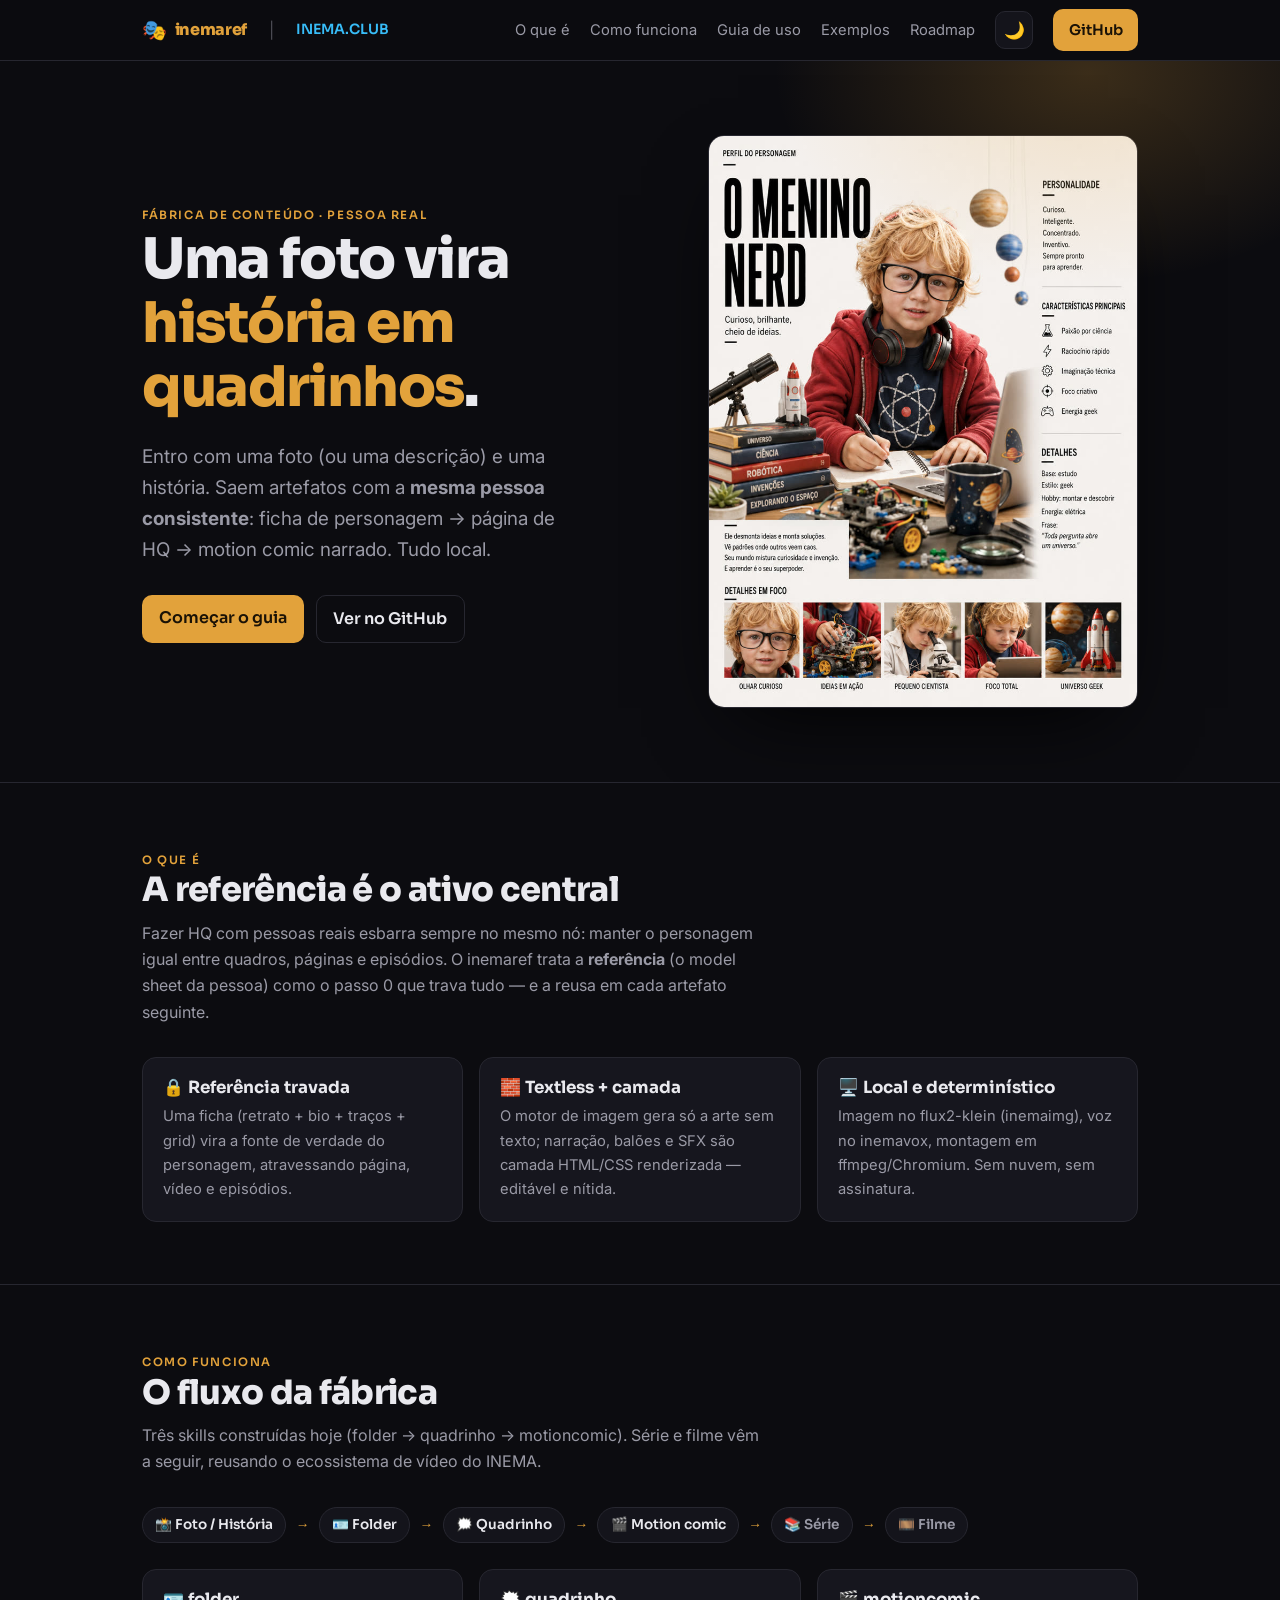
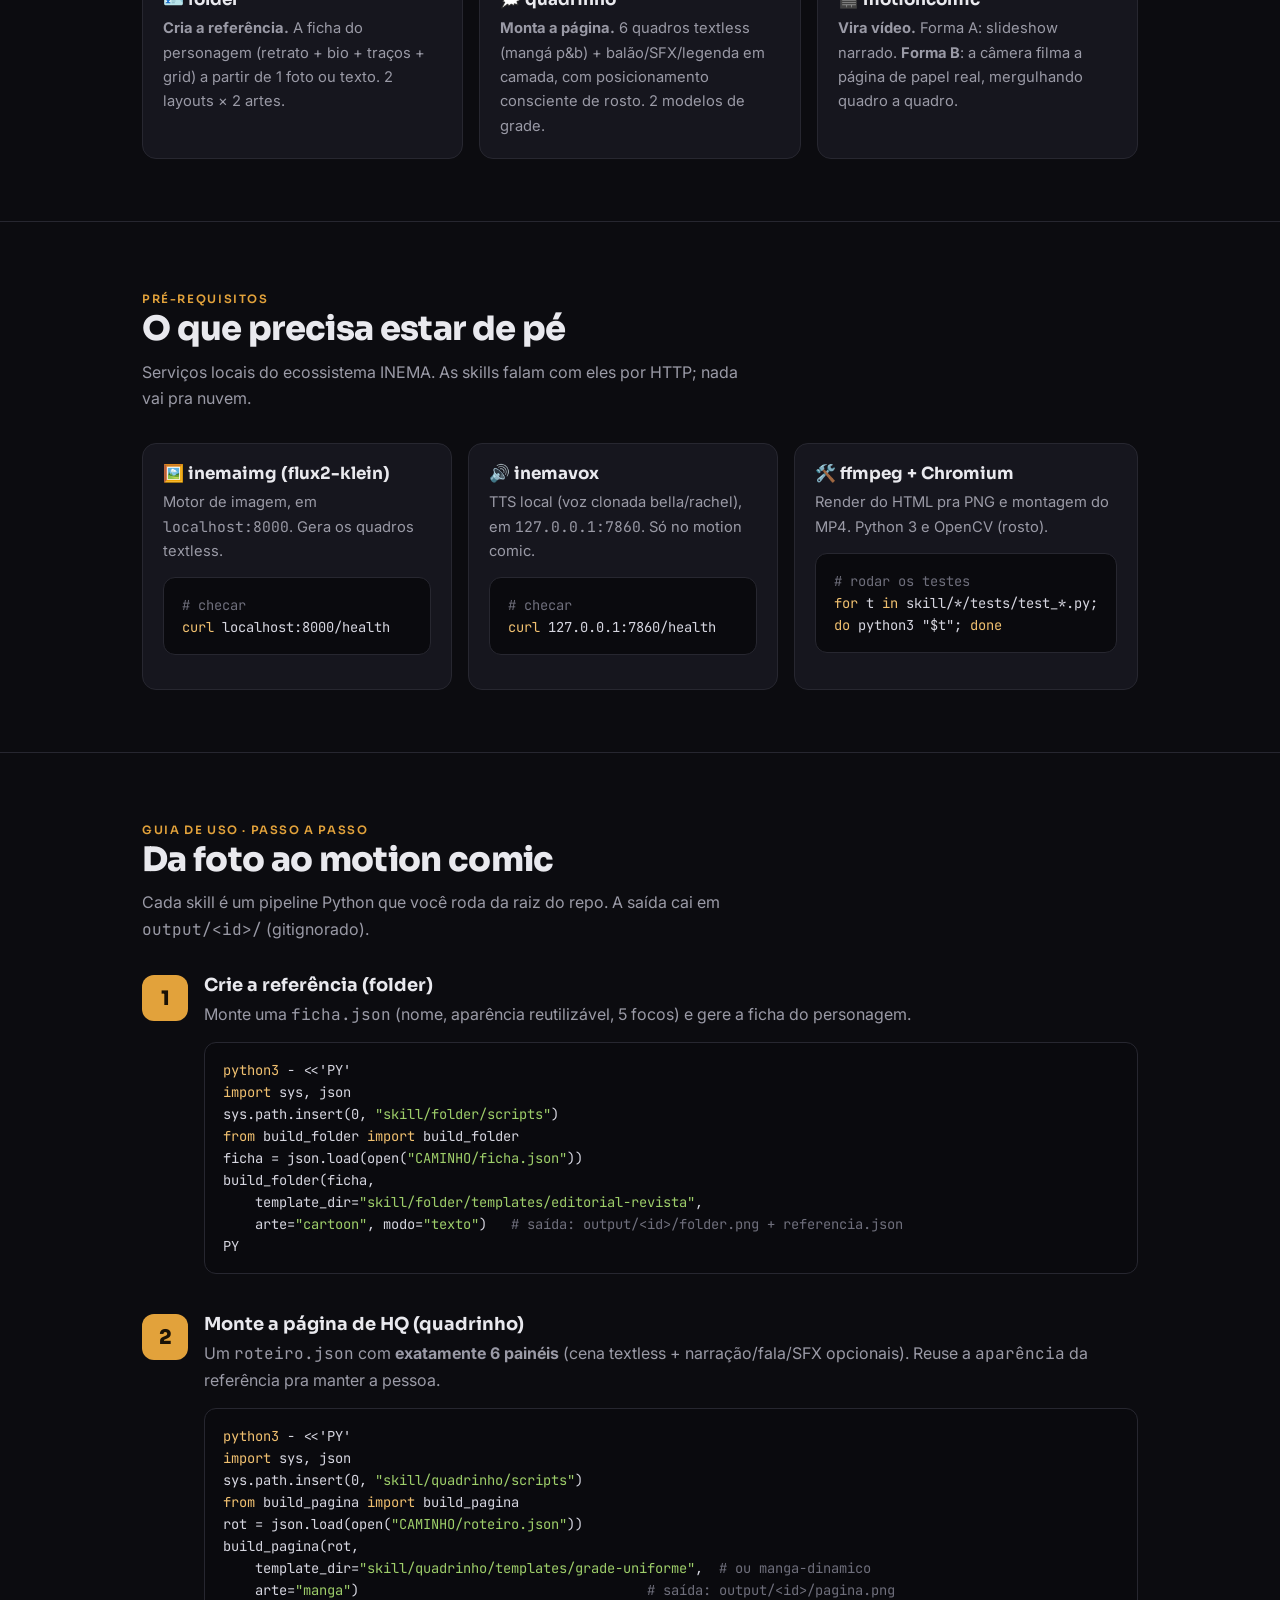
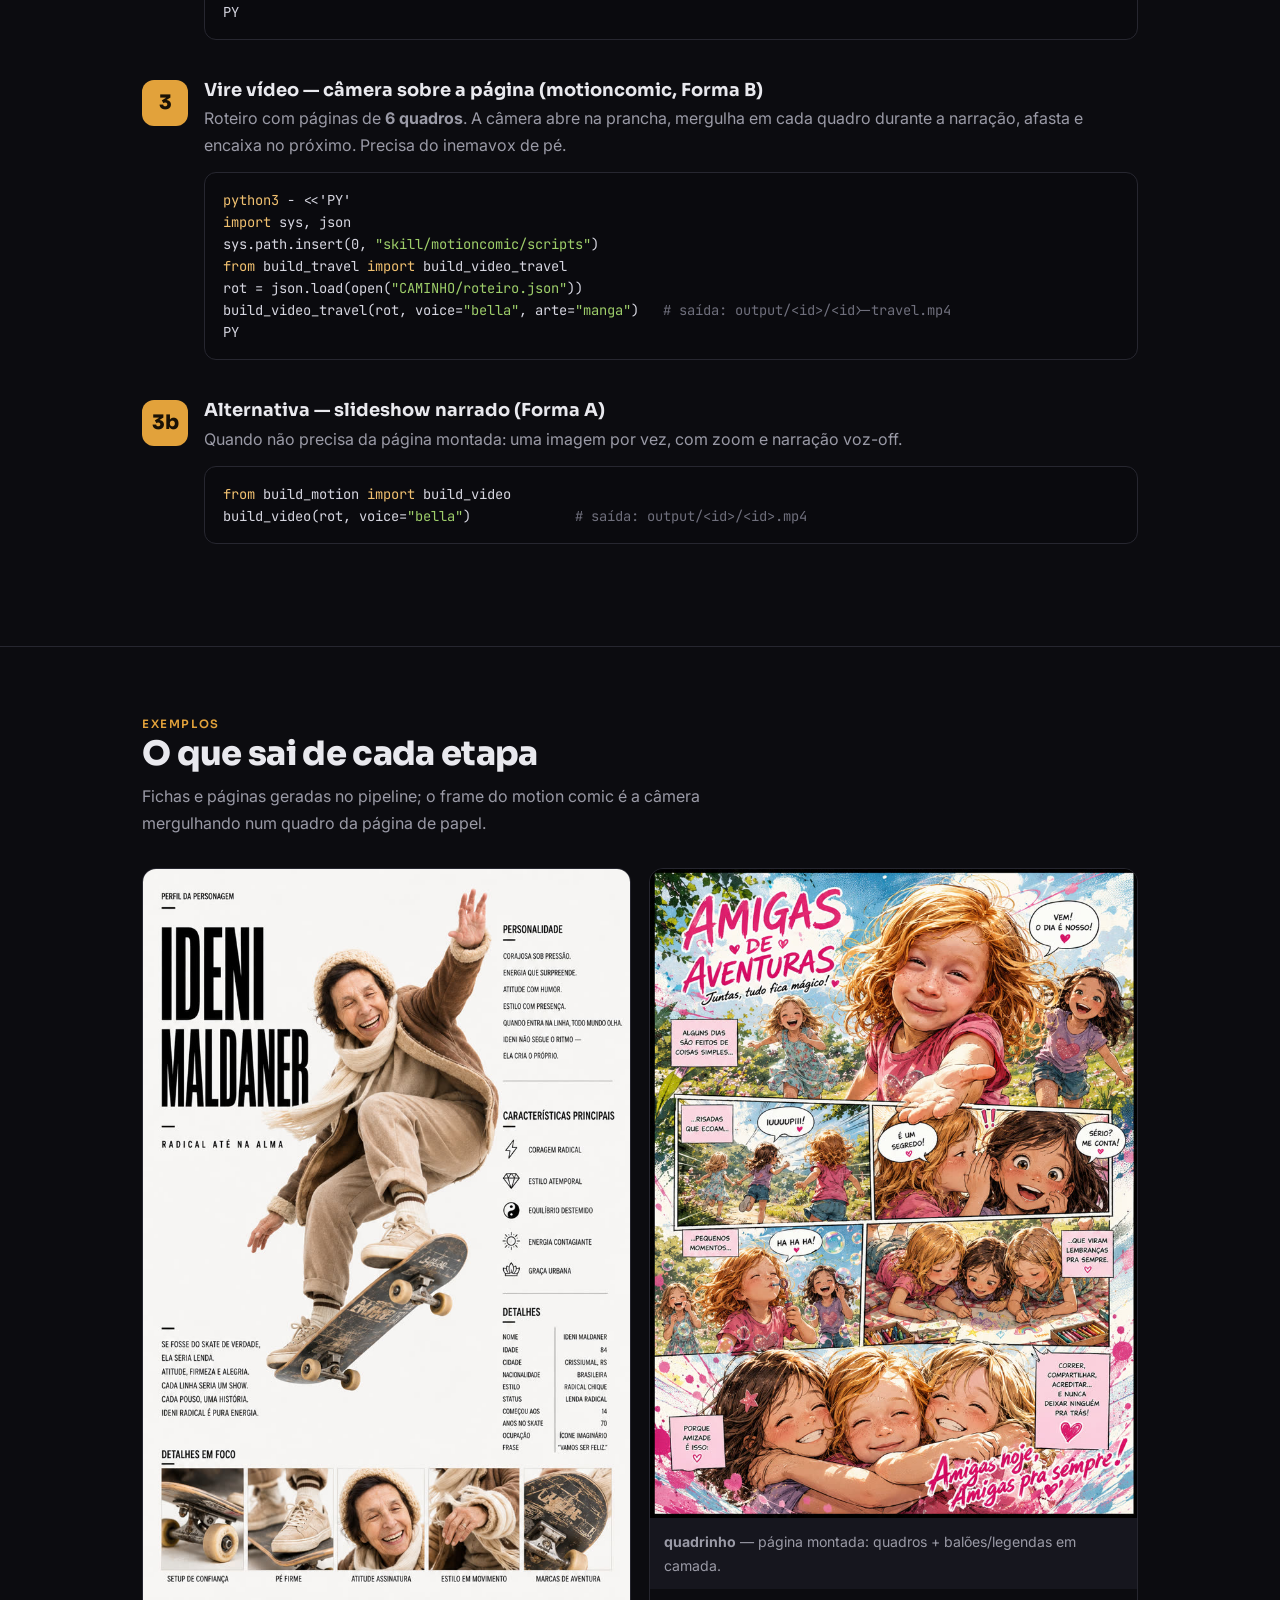
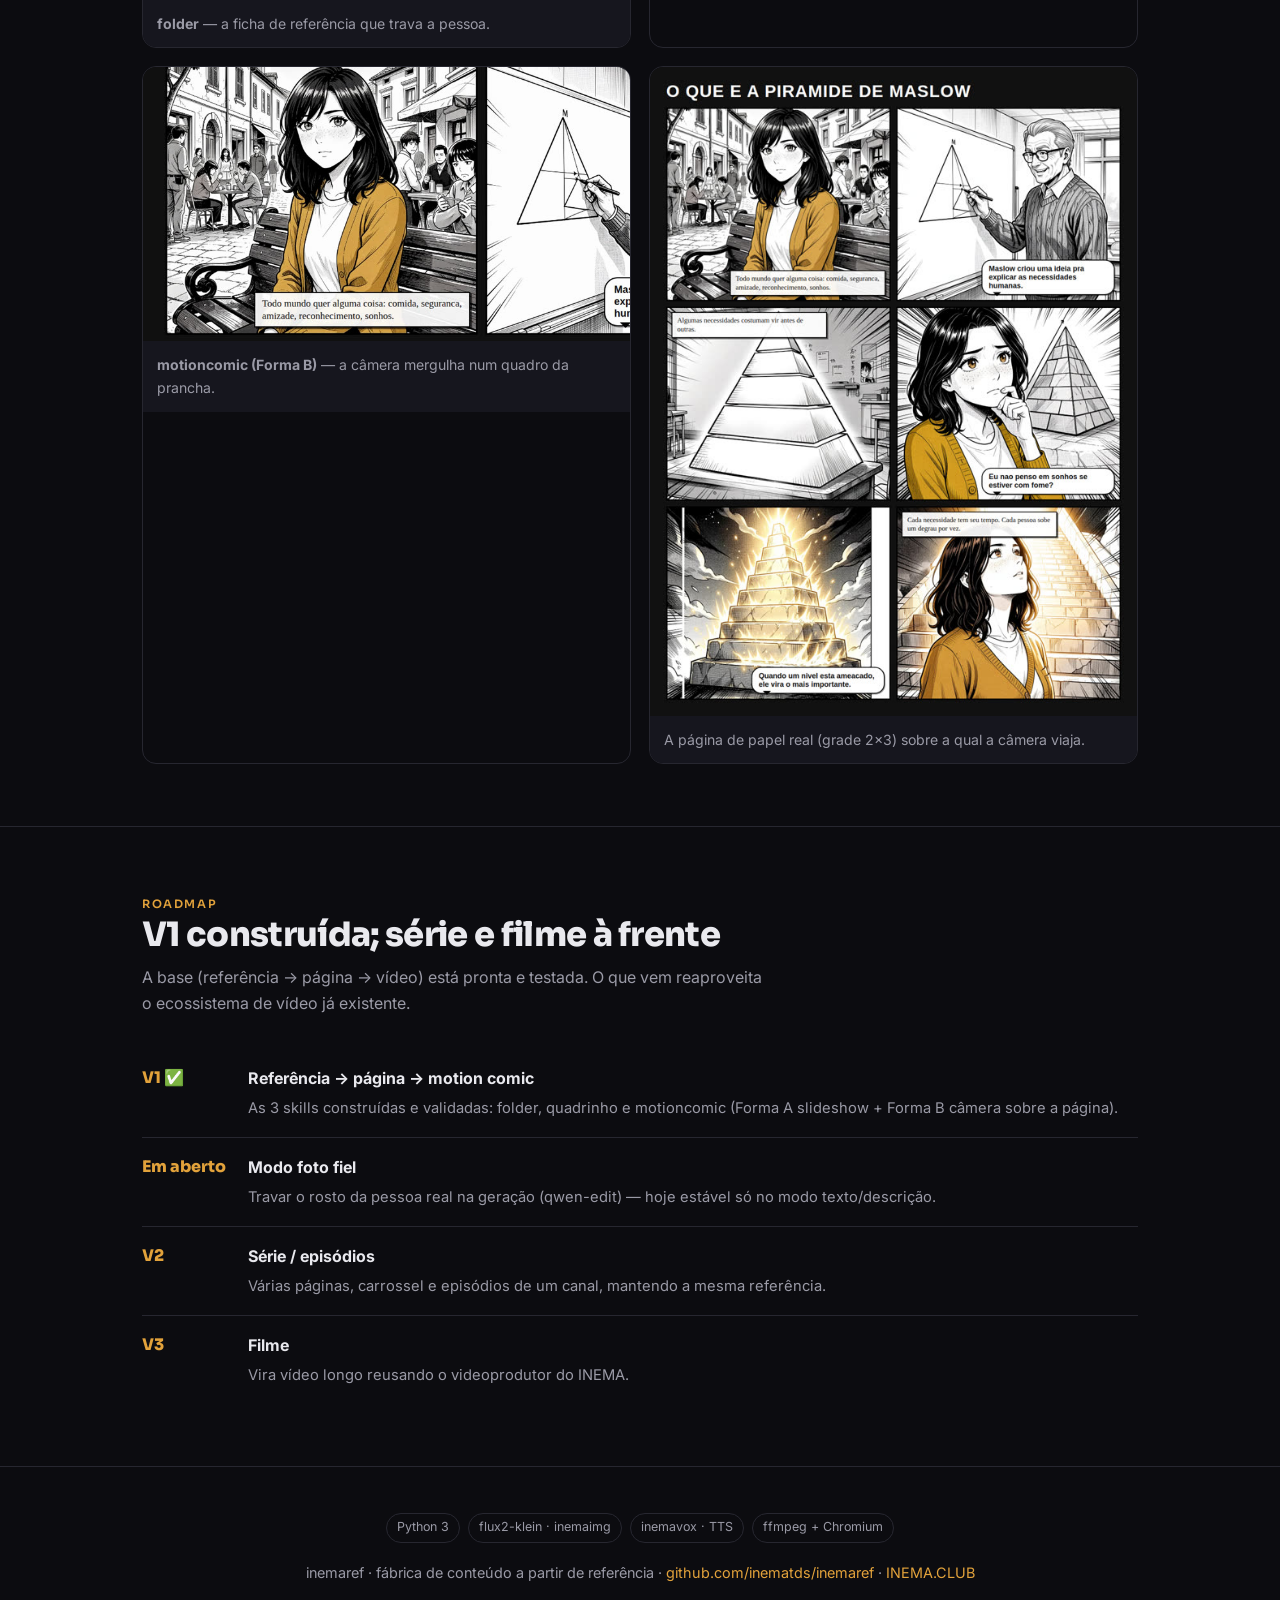
<file: index.html>
<!DOCTYPE html>
<html lang="pt-BR">
<head>
<meta charset="utf-8">
<meta name="viewport" content="width=device-width, initial-scale=1">
<title>inemaref — uma foto vira história em quadrinhos</title>
<meta name="description" content="Fábrica de conteúdo a partir de uma referência de pessoa real: foto/história → ficha de personagem → página de HQ → motion comic narrado. Tudo local e determinístico.">
<link rel="preconnect" href="https://fonts.googleapis.com">
<link rel="preconnect" href="https://fonts.gstatic.com" crossorigin>
<link href="https://fonts.googleapis.com/css2?family=Sora:wght@400;600;800&family=Inter:wght@400;500;600&family=JetBrains+Mono:wght@400;600&display=swap" rel="stylesheet">
<style>
  :root{
    --bg:#0c0c10; --bg2:#14141b; --card:#16161e; --line:#272730;
    --txt:#e9e9ee; --mut:#9a9aa6; --amb:#E2A23B; --amb2:#f0c070; --sky:#38bdf8;
    color-scheme:dark;
  }
  body.light{
    --bg:#f6f7f9; --bg2:#eceef2; --card:#ffffff; --line:#e1e3ea;
    --txt:#1a1a22; --mut:#5b5b68; --amb:#b9791d; --amb2:#a16207; --sky:#0369a1;
    color-scheme:light;
  }
  body.light .hero .glow{opacity:.5}
  body.light pre{background:#0e0e14;color:#d6d6e0}
  body.light pre .c{color:#8a8a98}
  *{box-sizing:border-box}
  html{scroll-behavior:smooth}
  body{margin:0;background:var(--bg);color:var(--txt);font:16px/1.65 Inter,system-ui,sans-serif;-webkit-font-smoothing:antialiased}
  h1,h2,h3{font-family:Sora,sans-serif;line-height:1.15;margin:0}
  a{color:var(--amb);text-decoration:none}
  code,pre{font-family:"JetBrains Mono",monospace}
  .wrap{max-width:1040px;margin:0 auto;padding:0 22px}
  .mut{color:var(--mut)} .amb{color:var(--amb)}
  .chip{display:inline-block;font-size:.72rem;letter-spacing:.14em;text-transform:uppercase;color:var(--amb);font-weight:600;font-family:Sora}
  nav{position:sticky;top:0;z-index:30;backdrop-filter:blur(12px);background:rgba(12,12,16,.78);border-bottom:1px solid var(--line)}
  nav .wrap{display:flex;align-items:center;gap:22px;height:60px}
  nav .brand{display:flex;align-items:center;gap:8px;font-family:Sora;font-weight:800;letter-spacing:-.02em;color:var(--amb)}
  nav .brand .emoji{font-size:1.25rem}
  nav .sep{color:var(--mut);opacity:.45}
  nav .inema{color:var(--sky);font-weight:600;font-size:.88rem;font-family:Sora}
  nav .inema:hover{filter:brightness(1.15)}
  nav .links{margin-left:auto;display:flex;align-items:center;gap:20px;font-size:.92rem}
  nav .links a.sec{color:var(--mut)} nav .links a.sec:hover{color:var(--txt)}
  .tgl{background:var(--bg2);border:1px solid var(--line);color:var(--txt);width:38px;height:38px;border-radius:10px;cursor:pointer;display:inline-flex;align-items:center;justify-content:center;font-size:1.05rem}
  .tgl:hover{border-color:var(--amb)}
  .btn{display:inline-block;background:var(--amb);color:#1a1206;font-weight:600;padding:.6em 1.05em;border-radius:10px;font-family:Sora}
  .btn.ghost{background:transparent;color:var(--txt);border:1px solid var(--line)}
  @media(max-width:760px){nav .links a.sec{display:none}}
  .hero{position:relative;overflow:hidden;border-bottom:1px solid var(--line)}
  .hero .glow{position:absolute;inset:-40% -20% auto auto;width:70%;height:600px;background:radial-gradient(closest-side,rgba(226,162,59,.22),transparent 70%);pointer-events:none}
  .hero .wrap{display:grid;grid-template-columns:1.1fr .9fr;gap:40px;align-items:center;padding:74px 22px}
  .hero h1{font-size:clamp(2.2rem,5vw,3.5rem);font-weight:800;letter-spacing:-.025em}
  .hero p.lead{font-size:1.18rem;color:var(--mut);margin:1.1em 0 1.6em;max-width:36ch}
  .hero .cta{display:flex;gap:12px;flex-wrap:wrap}
  .hero figure{margin:0;border-radius:16px;overflow:hidden;border:1px solid var(--line);box-shadow:0 30px 80px -30px #000}
  .hero figure img{width:100%;display:block}
  @media(max-width:780px){.hero .wrap{grid-template-columns:1fr;padding:48px 22px}}
  section{padding:62px 0;border-bottom:1px solid var(--line)}
  section h2{font-size:clamp(1.5rem,3.4vw,2.1rem);font-weight:800;letter-spacing:-.02em}
  section .sub{color:var(--mut);margin:.6em 0 2em;max-width:62ch}
  .grid{display:grid;gap:16px}
  .g3{grid-template-columns:repeat(3,1fr)} .g4{grid-template-columns:repeat(4,1fr)} .g2{grid-template-columns:repeat(2,1fr)}
  @media(max-width:820px){.g3,.g4{grid-template-columns:1fr 1fr}}
  @media(max-width:540px){.g2,.g3,.g4{grid-template-columns:1fr}}
  .card{background:var(--card);border:1px solid var(--line);border-radius:14px;padding:20px}
  .card h3{font-size:1.05rem;margin-bottom:.4em}
  .card p{color:var(--mut);font-size:.92rem;margin:0}
  .num{display:inline-flex;width:30px;height:30px;align-items:center;justify-content:center;border-radius:8px;background:rgba(226,162,59,.14);color:var(--amb);font-family:Sora;font-weight:800;font-size:.9rem;margin-bottom:.7em}
  .flow{display:flex;flex-wrap:wrap;gap:8px;align-items:center;margin-top:10px}
  .flow span{background:var(--bg2);border:1px solid var(--line);border-radius:999px;padding:.45em .9em;font-size:.85rem;font-family:Sora;font-weight:600}
  .flow .arr{color:var(--amb);border:none;background:none;padding:0 .1em}
  pre{background:#0a0a0e;border:1px solid var(--line);border-radius:12px;padding:16px 18px;overflow:auto;font-size:.86rem;line-height:1.6;color:#d6d6e0}
  pre .c{color:#6f6f7c} pre .k{color:var(--amb2)} pre .s{color:#9ece6a}
  .step{display:grid;grid-template-columns:46px 1fr;gap:16px;margin-bottom:26px}
  .step .b{width:46px;height:46px;border-radius:12px;background:var(--amb);color:#1a1206;font-family:Sora;font-weight:800;font-size:1.25rem;display:flex;align-items:center;justify-content:center}
  .step h3{font-size:1.12rem;margin-bottom:.3em}
  .step p{color:var(--mut);margin:.2em 0 .7em}
  .ex{display:grid;grid-template-columns:1fr 1fr;gap:18px}
  @media(max-width:680px){.ex{grid-template-columns:1fr}}
  .ex figure{margin:0;border-radius:14px;overflow:hidden;border:1px solid var(--line)}
  .ex figure img{width:100%;display:block}
  .ex figcaption{padding:12px 14px;font-size:.88rem;color:var(--mut);background:var(--card)}
  .phase{display:flex;gap:14px;padding:16px 0;border-bottom:1px solid var(--line)}
  .phase:last-child{border:none}
  .phase .tag{flex:0 0 92px;font-family:Sora;font-weight:800;color:var(--amb)}
  .phase .d strong{display:block;margin-bottom:.2em}
  .phase .d span{color:var(--mut);font-size:.92rem}
  footer{padding:46px 0;text-align:center;color:var(--mut);font-size:.9rem}
  .pill{display:inline-block;border:1px solid var(--line);border-radius:999px;padding:.3em .8em;font-size:.78rem;color:var(--mut);margin:0 4px}
</style>
</head>
<body>

<nav><div class="wrap">
  <a class="brand" href="#top"><span class="emoji">🎭</span> inemaref</a>
  <span class="sep">|</span>
  <a class="inema" href="https://inema.club" target="_blank" rel="noopener">INEMA.CLUB</a>
  <div class="links">
    <a class="sec" href="#oque">O que é</a>
    <a class="sec" href="#fluxo">Como funciona</a>
    <a class="sec" href="#guia">Guia de uso</a>
    <a class="sec" href="#exemplos">Exemplos</a>
    <a class="sec" href="#roadmap">Roadmap</a>
    <button class="tgl" id="themeToggle" aria-label="Alternar tema" title="Alternar tema">🌙</button>
    <a class="btn" href="https://github.com/inematds/inemaref" target="_blank" rel="noopener">GitHub</a>
  </div>
</div></nav>

<header class="hero" id="top">
  <div class="glow"></div>
  <div class="wrap">
    <div>
      <span class="chip">Fábrica de conteúdo · pessoa real</span>
      <h1>Uma foto vira <span class="amb">história em quadrinhos</span>.</h1>
      <p class="lead">Entro com uma foto (ou uma descrição) e uma história. Saem artefatos com a
        <strong>mesma pessoa consistente</strong>: ficha de personagem → página de HQ → motion comic narrado. Tudo local.</p>
      <div class="cta">
        <a class="btn" href="#guia">Começar o guia</a>
        <a class="btn ghost" href="https://github.com/inematds/inemaref" target="_blank" rel="noopener">Ver no GitHub</a>
      </div>
    </div>
    <figure><img src="assets/site/hero.jpg" alt="Ficha de referência (model sheet) de um personagem gerada pelo inemaref"></figure>
  </div>
</header>

<section id="oque"><div class="wrap">
  <span class="chip">O que é</span>
  <h2>A referência é o ativo central</h2>
  <p class="sub">Fazer HQ com pessoas reais esbarra sempre no mesmo nó: manter o personagem igual entre quadros,
    páginas e episódios. O inemaref trata a <strong>referência</strong> (o model sheet da pessoa) como o passo 0
    que trava tudo — e a reusa em cada artefato seguinte.</p>
  <div class="grid g3">
    <div class="card"><h3>🔒 Referência travada</h3><p>Uma ficha (retrato + bio + traços + grid) vira a fonte de verdade do personagem, atravessando página, vídeo e episódios.</p></div>
    <div class="card"><h3>🧱 Textless + camada</h3><p>O motor de imagem gera só a arte sem texto; narração, balões e SFX são camada HTML/CSS renderizada — editável e nítida.</p></div>
    <div class="card"><h3>🖥️ Local e determinístico</h3><p>Imagem no flux2-klein (inemaimg), voz no inemavox, montagem em ffmpeg/Chromium. Sem nuvem, sem assinatura.</p></div>
  </div>
</div></section>

<section id="fluxo"><div class="wrap">
  <span class="chip">Como funciona</span>
  <h2>O fluxo da fábrica</h2>
  <p class="sub">Três skills construídas hoje (folder → quadrinho → motioncomic). Série e filme vêm a seguir,
    reusando o ecossistema de vídeo do INEMA.</p>
  <div class="flow">
    <span>📸 Foto / História</span><span class="arr">→</span>
    <span>🪪 Folder</span><span class="arr">→</span>
    <span>🗯️ Quadrinho</span><span class="arr">→</span>
    <span>🎬 Motion comic</span><span class="arr">→</span>
    <span class="mut">📚 Série</span><span class="arr">→</span>
    <span class="mut">🎞️ Filme</span>
  </div>
  <div class="grid g3" style="margin-top:26px">
    <div class="card"><h3>🪪 folder</h3><p><strong>Cria a referência.</strong> A ficha do personagem (retrato + bio + traços + grid) a partir de 1 foto ou texto. 2 layouts × 2 artes.</p></div>
    <div class="card"><h3>🗯️ quadrinho</h3><p><strong>Monta a página.</strong> 6 quadros textless (mangá p&b) + balão/SFX/legenda em camada, com posicionamento consciente de rosto. 2 modelos de grade.</p></div>
    <div class="card"><h3>🎬 motioncomic</h3><p><strong>Vira vídeo.</strong> Forma A: slideshow narrado. <strong>Forma B</strong>: a câmera filma a página de papel real, mergulhando quadro a quadro.</p></div>
  </div>
</div></section>

<section id="pre"><div class="wrap">
  <span class="chip">Pré-requisitos</span>
  <h2>O que precisa estar de pé</h2>
  <p class="sub">Serviços locais do ecossistema INEMA. As skills falam com eles por HTTP; nada vai pra nuvem.</p>
  <div class="grid g3">
    <div class="card"><h3>🖼️ inemaimg (flux2-klein)</h3><p>Motor de imagem, em <code>localhost:8000</code>. Gera os quadros textless.</p><pre><span class="c"># checar</span>
<span class="k">curl</span> localhost:8000/health</pre></div>
    <div class="card"><h3>🔊 inemavox</h3><p>TTS local (voz clonada bella/rachel), em <code>127.0.0.1:7860</code>. Só no motion comic.</p><pre><span class="c"># checar</span>
<span class="k">curl</span> 127.0.0.1:7860/health</pre></div>
    <div class="card"><h3>🛠️ ffmpeg + Chromium</h3><p>Render do HTML pra PNG e montagem do MP4. Python 3 e OpenCV (rosto).</p><pre><span class="c"># rodar os testes</span>
<span class="k">for</span> t <span class="k">in</span> skill/*/tests/test_*.py;
<span class="k">do</span> python3 "$t"; <span class="k">done</span></pre></div>
  </div>
</div></section>

<section id="guia"><div class="wrap">
  <span class="chip">Guia de uso · passo a passo</span>
  <h2>Da foto ao motion comic</h2>
  <p class="sub">Cada skill é um pipeline Python que você roda da raiz do repo. A saída cai em
    <code>output/&lt;id&gt;/</code> (gitignorado).</p>

  <div class="step"><div class="b">1</div><div>
    <h3>Crie a referência (folder)</h3>
    <p>Monte uma <code>ficha.json</code> (nome, aparência reutilizável, 5 focos) e gere a ficha do personagem.</p>
<pre><span class="k">python3</span> - &lt;&lt;'PY'
<span class="k">import</span> sys, json
sys.path.insert(0, <span class="s">"skill/folder/scripts"</span>)
<span class="k">from</span> build_folder <span class="k">import</span> build_folder
ficha = json.load(open(<span class="s">"CAMINHO/ficha.json"</span>))
build_folder(ficha,
    template_dir=<span class="s">"skill/folder/templates/editorial-revista"</span>,
    arte=<span class="s">"cartoon"</span>, modo=<span class="s">"texto"</span>)   <span class="c"># saída: output/&lt;id&gt;/folder.png + referencia.json</span>
PY</pre>
  </div></div>

  <div class="step"><div class="b">2</div><div>
    <h3>Monte a página de HQ (quadrinho)</h3>
    <p>Um <code>roteiro.json</code> com <strong>exatamente 6 painéis</strong> (cena textless + narração/fala/SFX opcionais).
      Reuse a <code>aparência</code> da referência pra manter a pessoa.</p>
<pre><span class="k">python3</span> - &lt;&lt;'PY'
<span class="k">import</span> sys, json
sys.path.insert(0, <span class="s">"skill/quadrinho/scripts"</span>)
<span class="k">from</span> build_pagina <span class="k">import</span> build_pagina
rot = json.load(open(<span class="s">"CAMINHO/roteiro.json"</span>))
build_pagina(rot,
    template_dir=<span class="s">"skill/quadrinho/templates/grade-uniforme"</span>,  <span class="c"># ou manga-dinamico</span>
    arte=<span class="s">"manga"</span>)                                    <span class="c"># saída: output/&lt;id&gt;/pagina.png</span>
PY</pre>
  </div></div>

  <div class="step"><div class="b">3</div><div>
    <h3>Vire vídeo — câmera sobre a página (motioncomic, Forma B)</h3>
    <p>Roteiro com páginas de <strong>6 quadros</strong>. A câmera abre na prancha, mergulha em cada quadro durante
      a narração, afasta e encaixa no próximo. Precisa do inemavox de pé.</p>
<pre><span class="k">python3</span> - &lt;&lt;'PY'
<span class="k">import</span> sys, json
sys.path.insert(0, <span class="s">"skill/motioncomic/scripts"</span>)
<span class="k">from</span> build_travel <span class="k">import</span> build_video_travel
rot = json.load(open(<span class="s">"CAMINHO/roteiro.json"</span>))
build_video_travel(rot, voice=<span class="s">"bella"</span>, arte=<span class="s">"manga"</span>)   <span class="c"># saída: output/&lt;id&gt;/&lt;id&gt;-travel.mp4</span>
PY</pre>
  </div></div>

  <div class="step"><div class="b">3b</div><div>
    <h3>Alternativa — slideshow narrado (Forma A)</h3>
    <p>Quando não precisa da página montada: uma imagem por vez, com zoom e narração voz-off.</p>
<pre><span class="k">from</span> build_motion <span class="k">import</span> build_video
build_video(rot, voice=<span class="s">"bella"</span>)             <span class="c"># saída: output/&lt;id&gt;/&lt;id&gt;.mp4</span></pre>
  </div></div>
</div></section>

<section id="exemplos"><div class="wrap">
  <span class="chip">Exemplos</span>
  <h2>O que sai de cada etapa</h2>
  <p class="sub">Fichas e páginas geradas no pipeline; o frame do motion comic é a câmera mergulhando num quadro da página de papel.</p>
  <div class="ex">
    <figure><img src="assets/site/ex-folder.jpg" alt="Ficha de referência de personagem"><figcaption><strong>folder</strong> — a ficha de referência que trava a pessoa.</figcaption></figure>
    <figure><img src="assets/site/ex-quadrinho.jpg" alt="Página de quadrinho cartoon"><figcaption><strong>quadrinho</strong> — página montada: quadros + balões/legendas em camada.</figcaption></figure>
    <figure><img src="assets/site/ex-motioncomic.jpg" alt="Frame do motion comic com a câmera dentro de um quadro"><figcaption><strong>motioncomic (Forma B)</strong> — a câmera mergulha num quadro da prancha.</figcaption></figure>
    <figure><img src="assets/site/ex-pagina.jpg" alt="Prancha de quadrinho 2x3 completa"><figcaption>A página de papel real (grade 2×3) sobre a qual a câmera viaja.</figcaption></figure>
  </div>
</div></section>

<section id="roadmap"><div class="wrap">
  <span class="chip">Roadmap</span>
  <h2>V1 construída; série e filme à frente</h2>
  <p class="sub">A base (referência → página → vídeo) está pronta e testada. O que vem reaproveita o ecossistema de vídeo já existente.</p>
  <div class="phase"><div class="tag">V1 ✅</div><div class="d"><strong>Referência → página → motion comic</strong><span>As 3 skills construídas e validadas: folder, quadrinho e motioncomic (Forma A slideshow + Forma B câmera sobre a página).</span></div></div>
  <div class="phase"><div class="tag">Em aberto</div><div class="d"><strong>Modo foto fiel</strong><span>Travar o rosto da pessoa real na geração (qwen-edit) — hoje estável só no modo texto/descrição.</span></div></div>
  <div class="phase"><div class="tag">V2</div><div class="d"><strong>Série / episódios</strong><span>Várias páginas, carrossel e episódios de um canal, mantendo a mesma referência.</span></div></div>
  <div class="phase"><div class="tag">V3</div><div class="d"><strong>Filme</strong><span>Vira vídeo longo reusando o videoprodutor do INEMA.</span></div></div>
</div></section>

<footer>
  <div class="wrap">
    <div class="pill">Python 3</div><div class="pill">flux2-klein · inemaimg</div><div class="pill">inemavox · TTS</div><div class="pill">ffmpeg + Chromium</div>
    <p style="margin-top:18px">inemaref · fábrica de conteúdo a partir de referência ·
      <a href="https://github.com/inematds/inemaref">github.com/inematds/inemaref</a> ·
      <a href="https://inema.club">INEMA.CLUB</a></p>
  </div>
</footer>

<script>
  (function(){
    var KEY='inemaref-theme';
    var b=document.body, t=document.getElementById('themeToggle');
    if(localStorage.getItem(KEY)==='light'){ b.classList.add('light'); t.textContent='☀️'; }
    t.addEventListener('click',function(){
      var light=b.classList.toggle('light');
      t.textContent=light?'☀️':'🌙';
      localStorage.setItem(KEY, light?'light':'dark');
    });
  })();
</script>
</body>
</html>
</file>
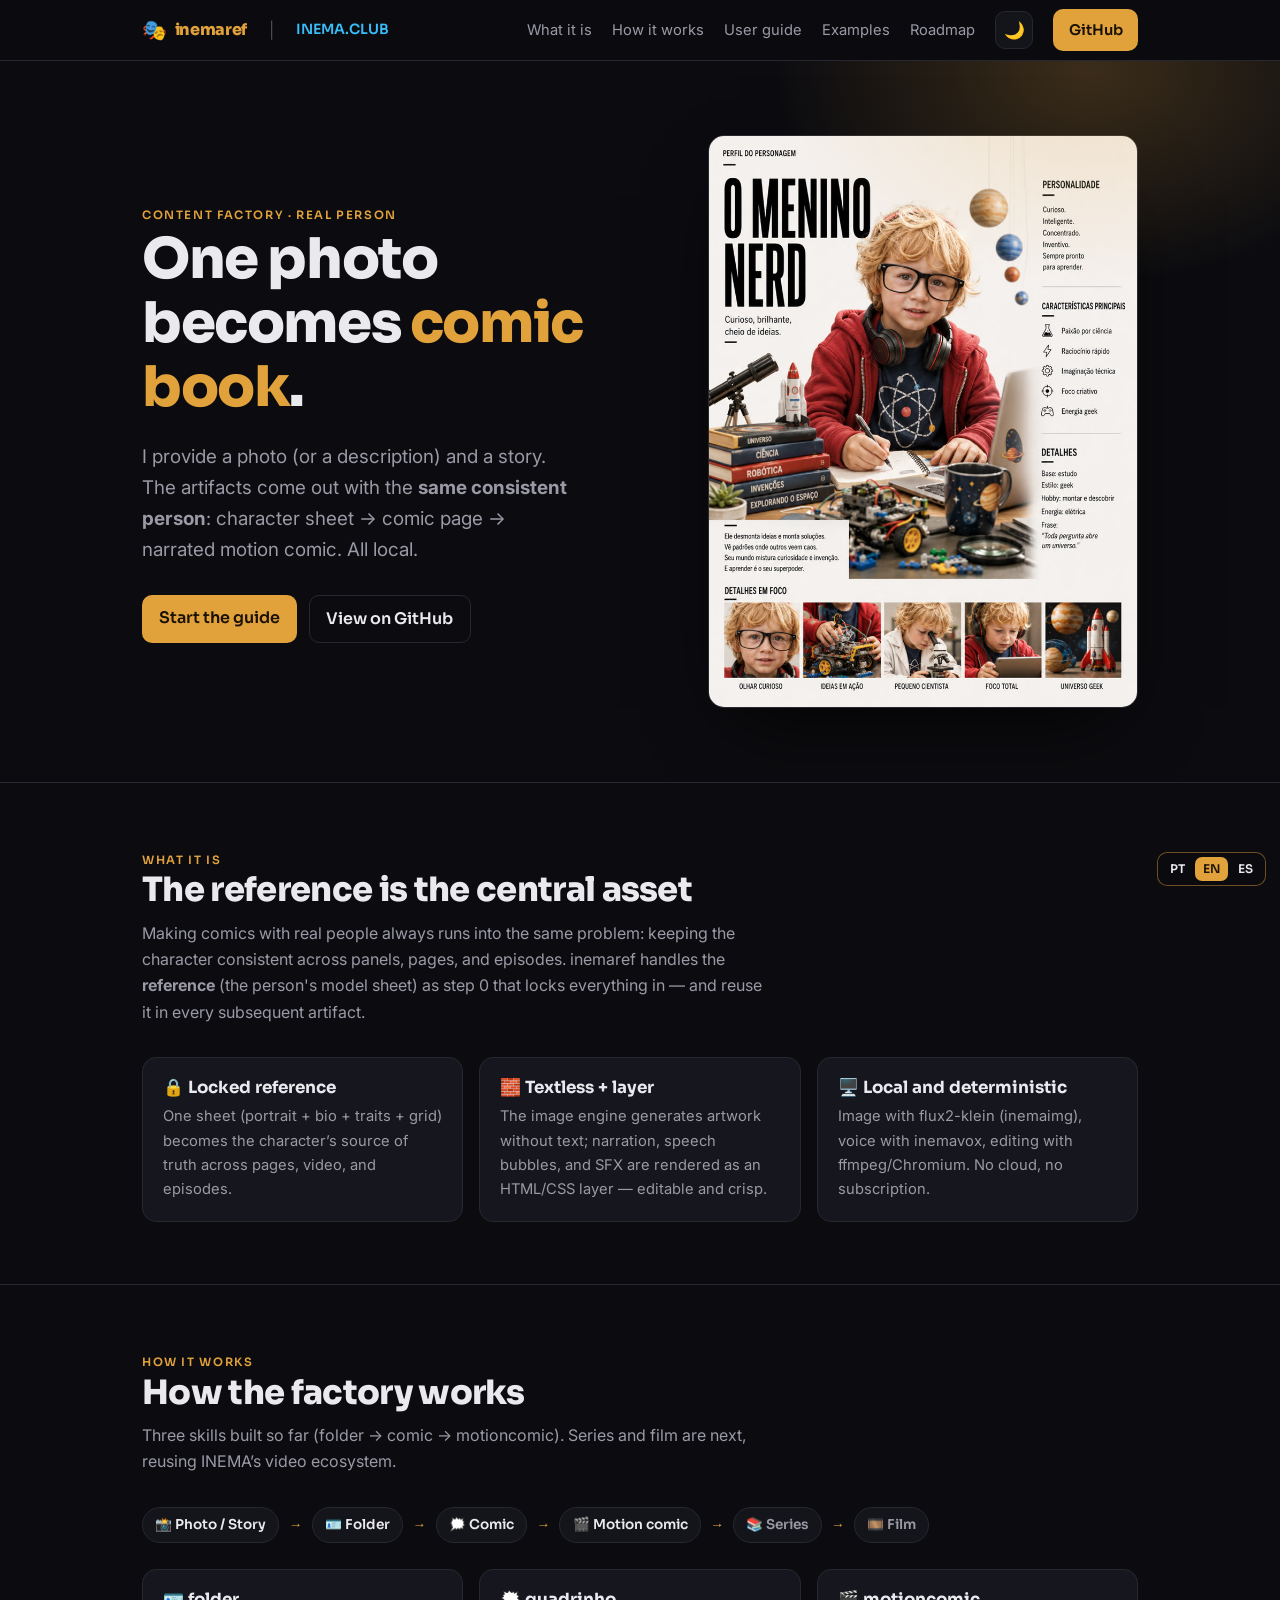
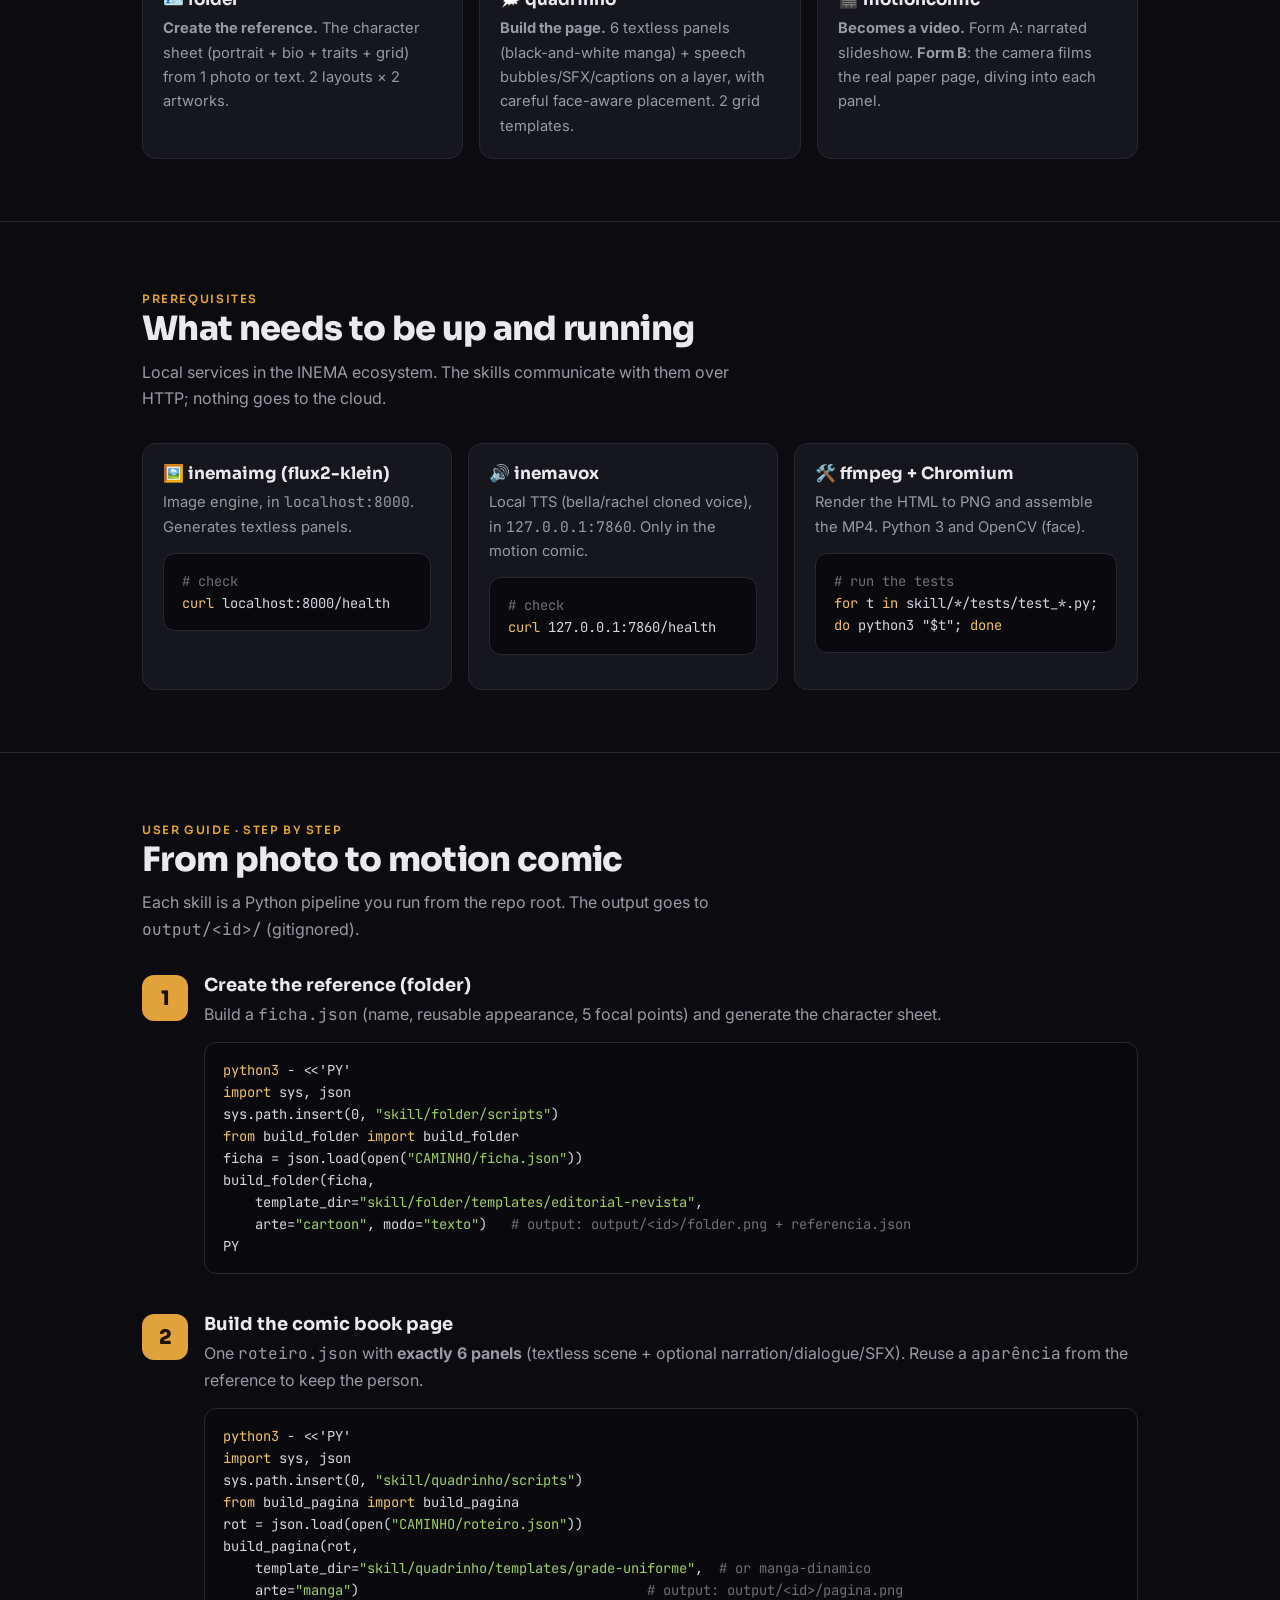
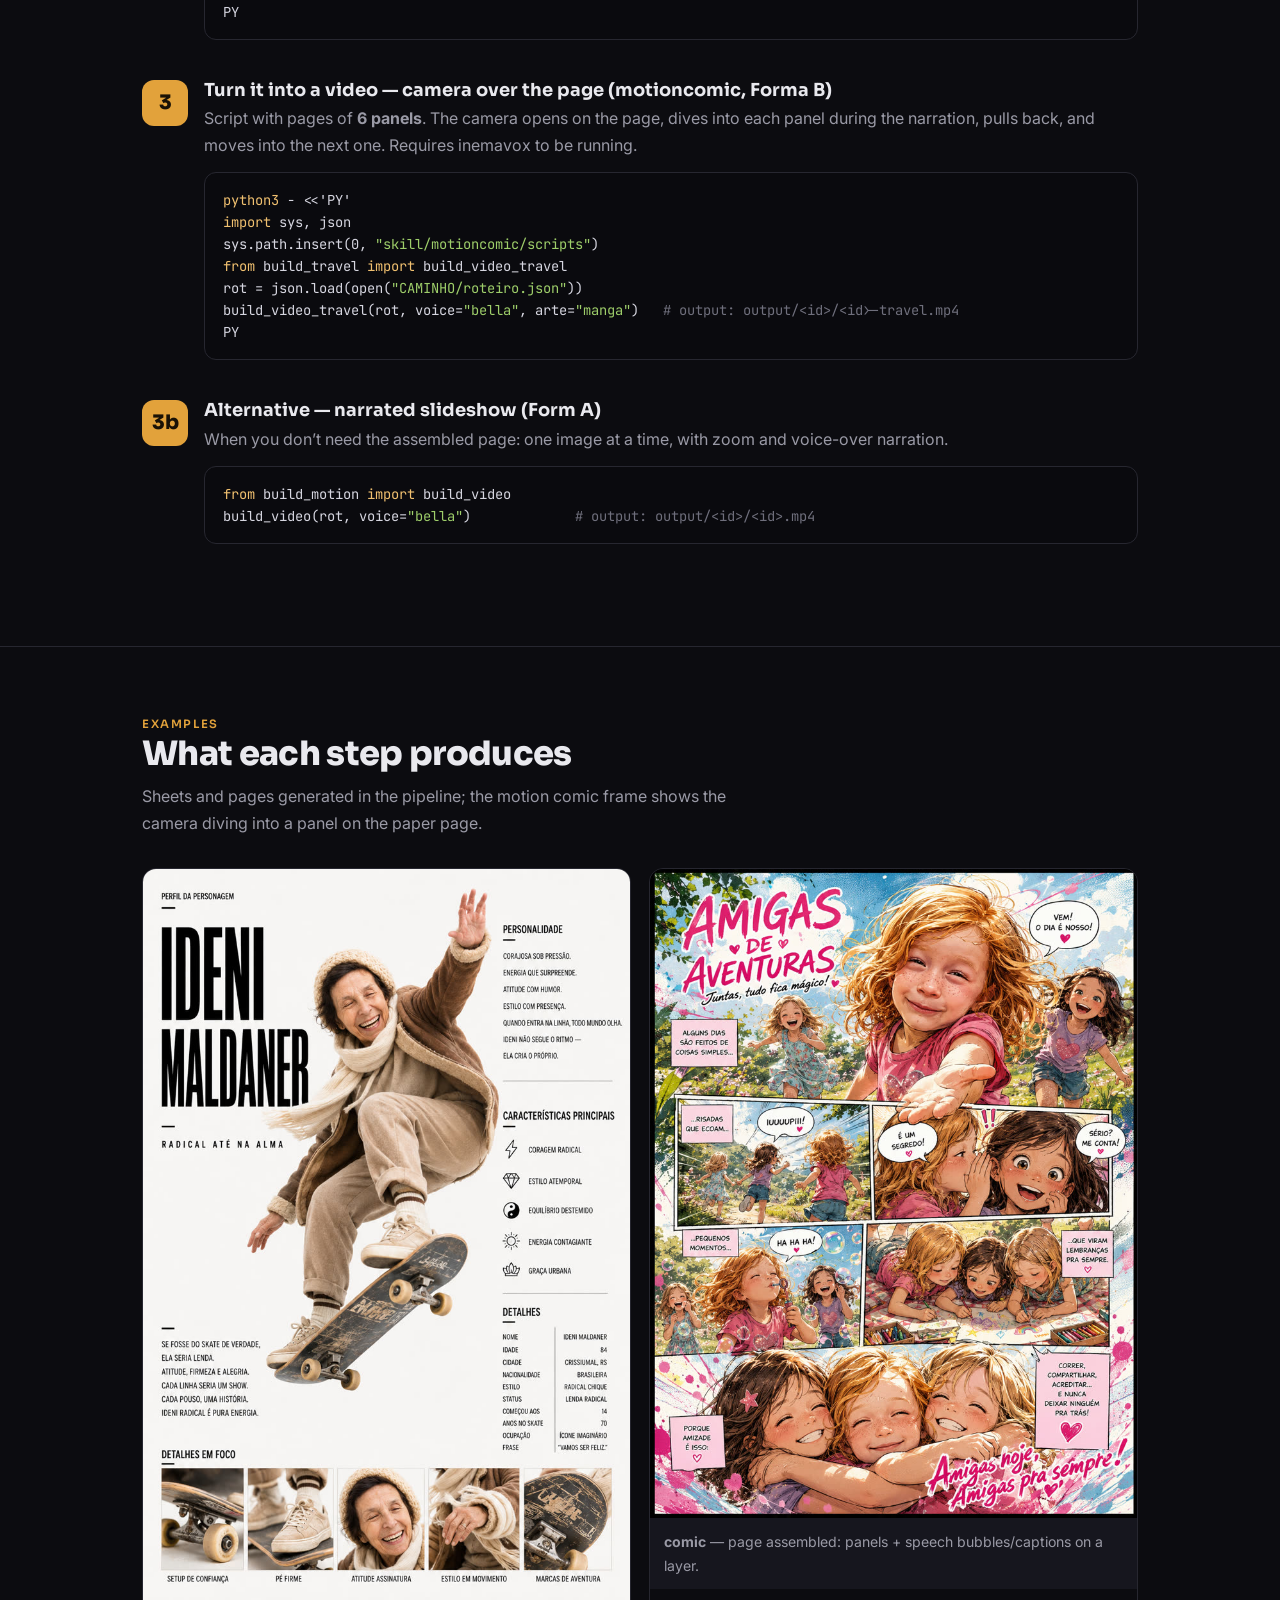
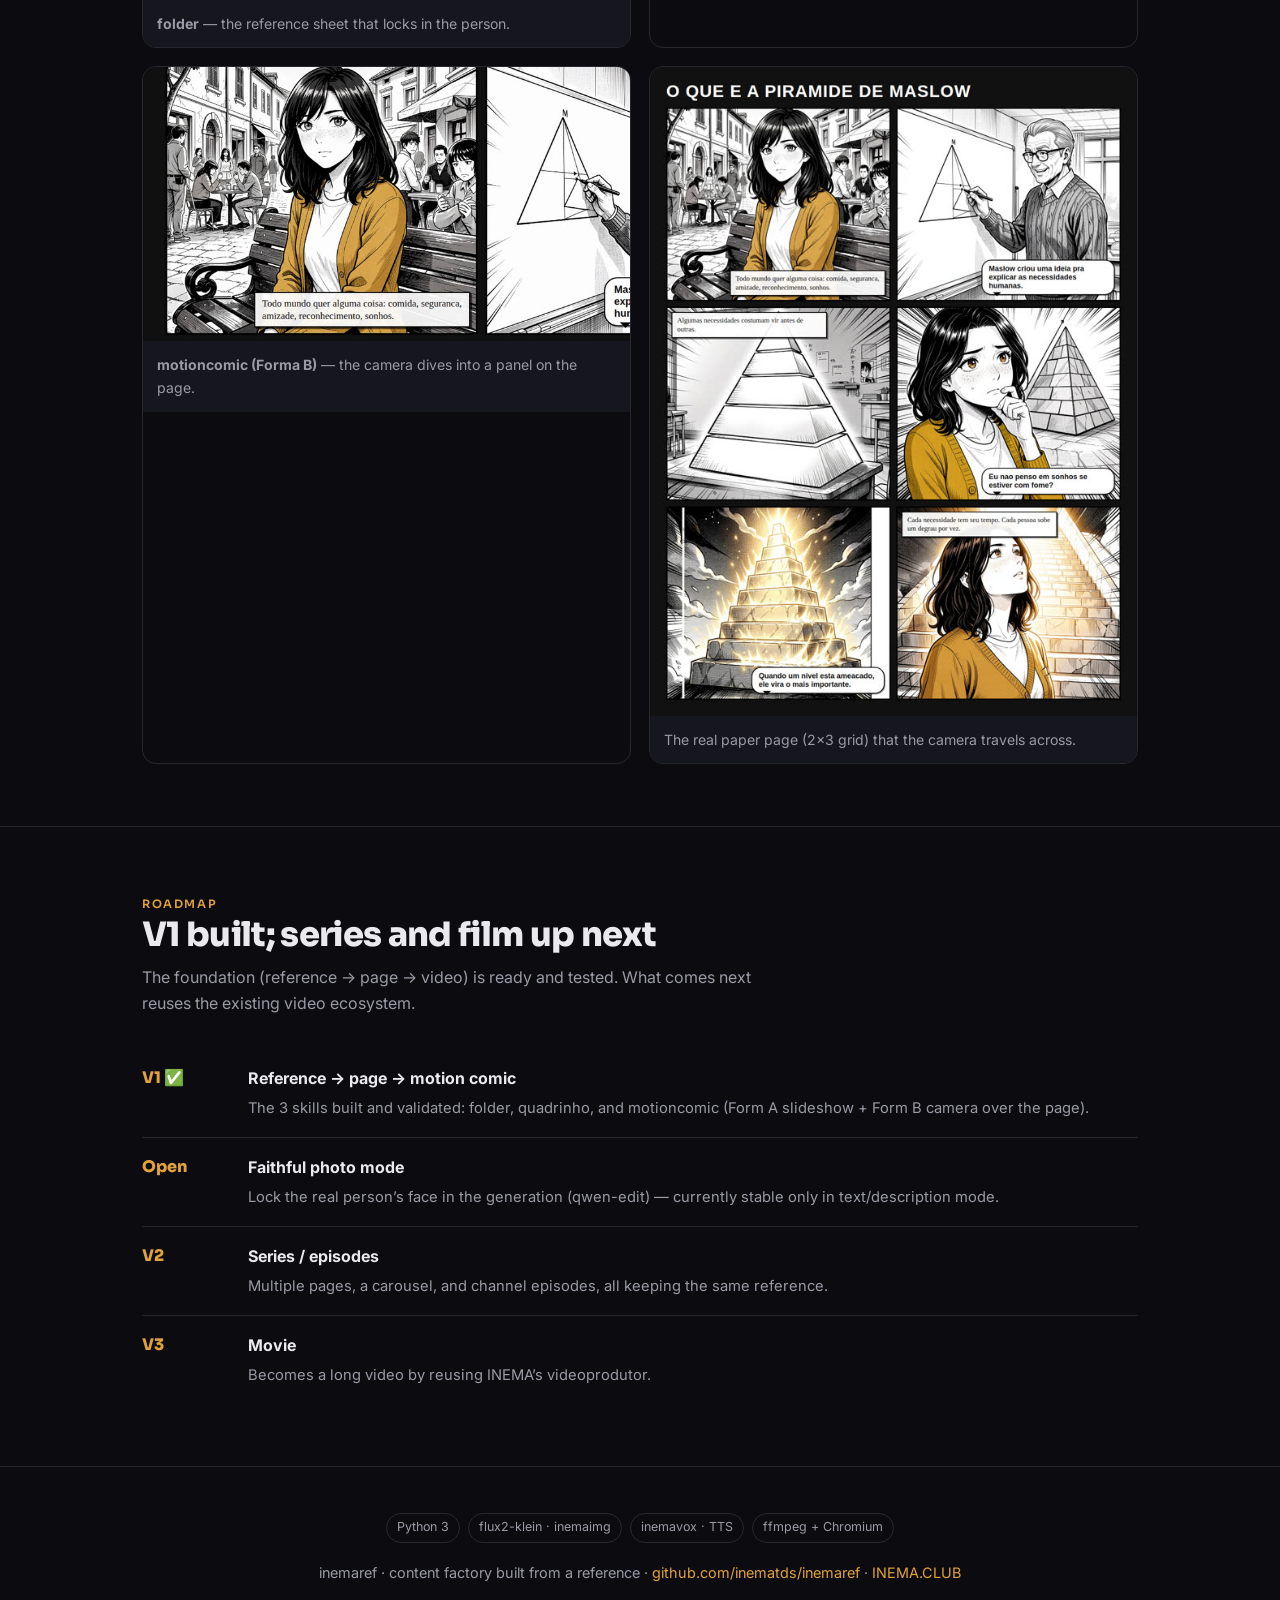
<file: en/index.html>
<!DOCTYPE html>

<html lang="en">
<head>
<meta charset="utf-8"/>
<meta content="width=device-width, initial-scale=1" name="viewport"/>
<title>inemaref — one photo becomes a comic book</title>
<meta content="Content factory based on a real person's reference: photo/story → character sheet → comic page → narrated motion comic. All local and deterministic." name="description"/>
<link href="https://fonts.googleapis.com" rel="preconnect"/>
<link crossorigin="" href="https://fonts.gstatic.com" rel="preconnect"/>
<link href="https://fonts.googleapis.com/css2?family=Sora:wght@400;600;800&amp;family=Inter:wght@400;500;600&amp;family=JetBrains+Mono:wght@400;600&amp;display=swap" rel="stylesheet"/>
<style>
  :root{
    --bg:#0c0c10; --bg2:#14141b; --card:#16161e; --line:#272730;
    --txt:#e9e9ee; --mut:#9a9aa6; --amb:#E2A23B; --amb2:#f0c070; --sky:#38bdf8;
    color-scheme:dark;
  }
  body.light{
    --bg:#f6f7f9; --bg2:#eceef2; --card:#ffffff; --line:#e1e3ea;
    --txt:#1a1a22; --mut:#5b5b68; --amb:#b9791d; --amb2:#a16207; --sky:#0369a1;
    color-scheme:light;
  }
  body.light .hero .glow{opacity:.5}
  body.light pre{background:#0e0e14;color:#d6d6e0}
  body.light pre .c{color:#8a8a98}
  *{box-sizing:border-box}
  html{scroll-behavior:smooth}
  body{margin:0;background:var(--bg);color:var(--txt);font:16px/1.65 Inter,system-ui,sans-serif;-webkit-font-smoothing:antialiased}
  h1,h2,h3{font-family:Sora,sans-serif;line-height:1.15;margin:0}
  a{color:var(--amb);text-decoration:none}
  code,pre{font-family:"JetBrains Mono",monospace}
  .wrap{max-width:1040px;margin:0 auto;padding:0 22px}
  .mut{color:var(--mut)} .amb{color:var(--amb)}
  .chip{display:inline-block;font-size:.72rem;letter-spacing:.14em;text-transform:uppercase;color:var(--amb);font-weight:600;font-family:Sora}
  nav{position:sticky;top:0;z-index:30;backdrop-filter:blur(12px);background:rgba(12,12,16,.78);border-bottom:1px solid var(--line)}
  nav .wrap{display:flex;align-items:center;gap:22px;height:60px}
  nav .brand{display:flex;align-items:center;gap:8px;font-family:Sora;font-weight:800;letter-spacing:-.02em;color:var(--amb)}
  nav .brand .emoji{font-size:1.25rem}
  nav .sep{color:var(--mut);opacity:.45}
  nav .inema{color:var(--sky);font-weight:600;font-size:.88rem;font-family:Sora}
  nav .inema:hover{filter:brightness(1.15)}
  nav .links{margin-left:auto;display:flex;align-items:center;gap:20px;font-size:.92rem}
  nav .links a.sec{color:var(--mut)} nav .links a.sec:hover{color:var(--txt)}
  .tgl{background:var(--bg2);border:1px solid var(--line);color:var(--txt);width:38px;height:38px;border-radius:10px;cursor:pointer;display:inline-flex;align-items:center;justify-content:center;font-size:1.05rem}
  .tgl:hover{border-color:var(--amb)}
  .btn{display:inline-block;background:var(--amb);color:#1a1206;font-weight:600;padding:.6em 1.05em;border-radius:10px;font-family:Sora}
  .btn.ghost{background:transparent;color:var(--txt);border:1px solid var(--line)}
  @media(max-width:760px){nav .links a.sec{display:none}}
  .hero{position:relative;overflow:hidden;border-bottom:1px solid var(--line)}
  .hero .glow{position:absolute;inset:-40% -20% auto auto;width:70%;height:600px;background:radial-gradient(closest-side,rgba(226,162,59,.22),transparent 70%);pointer-events:none}
  .hero .wrap{display:grid;grid-template-columns:1.1fr .9fr;gap:40px;align-items:center;padding:74px 22px}
  .hero h1{font-size:clamp(2.2rem,5vw,3.5rem);font-weight:800;letter-spacing:-.025em}
  .hero p.lead{font-size:1.18rem;color:var(--mut);margin:1.1em 0 1.6em;max-width:36ch}
  .hero .cta{display:flex;gap:12px;flex-wrap:wrap}
  .hero figure{margin:0;border-radius:16px;overflow:hidden;border:1px solid var(--line);box-shadow:0 30px 80px -30px #000}
  .hero figure img{width:100%;display:block}
  @media(max-width:780px){.hero .wrap{grid-template-columns:1fr;padding:48px 22px}}
  section{padding:62px 0;border-bottom:1px solid var(--line)}
  section h2{font-size:clamp(1.5rem,3.4vw,2.1rem);font-weight:800;letter-spacing:-.02em}
  section .sub{color:var(--mut);margin:.6em 0 2em;max-width:62ch}
  .grid{display:grid;gap:16px}
  .g3{grid-template-columns:repeat(3,1fr)} .g4{grid-template-columns:repeat(4,1fr)} .g2{grid-template-columns:repeat(2,1fr)}
  @media(max-width:820px){.g3,.g4{grid-template-columns:1fr 1fr}}
  @media(max-width:540px){.g2,.g3,.g4{grid-template-columns:1fr}}
  .card{background:var(--card);border:1px solid var(--line);border-radius:14px;padding:20px}
  .card h3{font-size:1.05rem;margin-bottom:.4em}
  .card p{color:var(--mut);font-size:.92rem;margin:0}
  .num{display:inline-flex;width:30px;height:30px;align-items:center;justify-content:center;border-radius:8px;background:rgba(226,162,59,.14);color:var(--amb);font-family:Sora;font-weight:800;font-size:.9rem;margin-bottom:.7em}
  .flow{display:flex;flex-wrap:wrap;gap:8px;align-items:center;margin-top:10px}
  .flow span{background:var(--bg2);border:1px solid var(--line);border-radius:999px;padding:.45em .9em;font-size:.85rem;font-family:Sora;font-weight:600}
  .flow .arr{color:var(--amb);border:none;background:none;padding:0 .1em}
  pre{background:#0a0a0e;border:1px solid var(--line);border-radius:12px;padding:16px 18px;overflow:auto;font-size:.86rem;line-height:1.6;color:#d6d6e0}
  pre .c{color:#6f6f7c} pre .k{color:var(--amb2)} pre .s{color:#9ece6a}
  .step{display:grid;grid-template-columns:46px 1fr;gap:16px;margin-bottom:26px}
  .step .b{width:46px;height:46px;border-radius:12px;background:var(--amb);color:#1a1206;font-family:Sora;font-weight:800;font-size:1.25rem;display:flex;align-items:center;justify-content:center}
  .step h3{font-size:1.12rem;margin-bottom:.3em}
  .step p{color:var(--mut);margin:.2em 0 .7em}
  .ex{display:grid;grid-template-columns:1fr 1fr;gap:18px}
  @media(max-width:680px){.ex{grid-template-columns:1fr}}
  .ex figure{margin:0;border-radius:14px;overflow:hidden;border:1px solid var(--line)}
  .ex figure img{width:100%;display:block}
  .ex figcaption{padding:12px 14px;font-size:.88rem;color:var(--mut);background:var(--card)}
  .phase{display:flex;gap:14px;padding:16px 0;border-bottom:1px solid var(--line)}
  .phase:last-child{border:none}
  .phase .tag{flex:0 0 92px;font-family:Sora;font-weight:800;color:var(--amb)}
  .phase .d strong{display:block;margin-bottom:.2em}
  .phase .d span{color:var(--mut);font-size:.92rem}
  footer{padding:46px 0;text-align:center;color:var(--mut);font-size:.9rem}
  .pill{display:inline-block;border:1px solid var(--line);border-radius:999px;padding:.3em .8em;font-size:.78rem;color:var(--mut);margin:0 4px}
</style>
<link href="https://inematds.github.io/inemaref/" hreflang="pt-BR" rel="alternate"/><link href="https://inematds.github.io/inemaref/en/" hreflang="en" rel="alternate"/><link href="https://inematds.github.io/inemaref/es/" hreflang="es" rel="alternate"/></head>
<body><div class="inema-lang" style="position:fixed;right:14px;bottom:14px;z-index:9999;display:flex;gap:2px;padding:4px;border-radius:10px;background:rgba(12,12,16,.82);border:1px solid rgba(226,162,59,.45);font:600 12px/1 Sora,Inter,system-ui,sans-serif;backdrop-filter:blur(8px)" translate="no"><a href="../" hreflang="pt-BR" style="padding:6px 8px;border-radius:7px;text-decoration:none;color:#e9e9ee">PT</a><a href="./" hreflang="en" style="padding:6px 8px;border-radius:7px;text-decoration:none;color:#1a1206;background:#E2A23B">EN</a><a href="../es/" hreflang="es" style="padding:6px 8px;border-radius:7px;text-decoration:none;color:#e9e9ee">ES</a></div>
<nav><div class="wrap">
<a class="brand" href="#top"><span class="emoji">🎭</span> inemaref</a>
<span class="sep">|</span>
<a class="inema" href="https://inema.club" rel="noopener" target="_blank">INEMA.CLUB</a>
<div class="links">
<a class="sec" href="#oque">What it is</a>
<a class="sec" href="#fluxo">How it works</a>
<a class="sec" href="#guia">User guide</a>
<a class="sec" href="#exemplos">Examples</a>
<a class="sec" href="#roadmap">Roadmap</a>
<button aria-label="Toggle theme" class="tgl" id="themeToggle" title="Toggle theme">🌙</button>
<a class="btn" href="https://github.com/inematds/inemaref" rel="noopener" target="_blank">GitHub</a>
</div>
</div></nav>
<header class="hero" id="top">
<div class="glow"></div>
<div class="wrap">
<div>
<span class="chip">Content factory · real person</span>
<h1>One photo becomes <span class="amb">comic book</span>.</h1>
<p class="lead">I provide a photo (or a description) and a story. The artifacts come out with the
        <strong>same consistent person</strong>: character sheet → comic page → narrated motion comic. All local.</p>
<div class="cta">
<a class="btn" href="#guia">Start the guide</a>
<a class="btn ghost" href="https://github.com/inematds/inemaref" rel="noopener" target="_blank">View on GitHub</a>
</div>
</div>
<figure><img alt="Character reference sheet (model sheet) generated by inemaref" src="../assets/site/hero.jpg"/></figure>
</div>
</header>
<section id="oque"><div class="wrap">
<span class="chip">What it is</span>
<h2>The reference is the central asset</h2>
<p class="sub">Making comics with real people always runs into the same problem: keeping the character consistent across panels,
    pages, and episodes. inemaref handles the <strong>reference</strong> (the person's model sheet) as step 0
    that locks everything in — and reuse it in every subsequent artifact.</p>
<div class="grid g3">
<div class="card"><h3>🔒 Locked reference</h3><p>One sheet (portrait + bio + traits + grid) becomes the character’s source of truth across pages, video, and episodes.</p></div>
<div class="card"><h3>🧱 Textless + layer</h3><p>The image engine generates artwork without text; narration, speech bubbles, and SFX are rendered as an HTML/CSS layer — editable and crisp.</p></div>
<div class="card"><h3>🖥️ Local and deterministic</h3><p>Image with flux2-klein (inemaimg), voice with inemavox, editing with ffmpeg/Chromium. No cloud, no subscription.</p></div>
</div>
</div></section>
<section id="fluxo"><div class="wrap">
<span class="chip">How it works</span>
<h2>How the factory works</h2>
<p class="sub">Three skills built so far (folder → comic → motioncomic). Series and film are next,
    reusing INEMA’s video ecosystem.</p>
<div class="flow">
<span>📸 Photo / Story</span><span class="arr">→</span>
<span>🪪 Folder</span><span class="arr">→</span>
<span>🗯️ Comic</span><span class="arr">→</span>
<span>🎬 Motion comic</span><span class="arr">→</span>
<span class="mut">📚 Series</span><span class="arr">→</span>
<span class="mut">🎞️ Film</span>
</div>
<div class="grid g3" style="margin-top:26px">
<div class="card"><h3>🪪 folder</h3><p><strong>Create the reference.</strong> The character sheet (portrait + bio + traits + grid) from 1 photo or text. 2 layouts × 2 artworks.</p></div>
<div class="card"><h3>🗯️ quadrinho</h3><p><strong>Build the page.</strong> 6 textless panels (black-and-white manga) + speech bubbles/SFX/captions on a layer, with careful face-aware placement. 2 grid templates.</p></div>
<div class="card"><h3>🎬 motioncomic</h3><p><strong>Becomes a video.</strong> Form A: narrated slideshow. <strong>Form B</strong>: the camera films the real paper page, diving into each panel.</p></div>
</div>
</div></section>
<section id="pre"><div class="wrap">
<span class="chip">Prerequisites</span>
<h2>What needs to be up and running</h2>
<p class="sub">Local services in the INEMA ecosystem. The skills communicate with them over HTTP; nothing goes to the cloud.</p>
<div class="grid g3">
<div class="card"><h3>🖼️ inemaimg (flux2-klein)</h3><p>Image engine, in <code>localhost:8000</code>. Generates textless panels.</p><pre><span class="c"># check</span>
<span class="k">curl</span> localhost:8000/health</pre></div>
<div class="card"><h3>🔊 inemavox</h3><p>Local TTS (bella/rachel cloned voice), in <code>127.0.0.1:7860</code>. Only in the motion comic.</p><pre><span class="c"># check</span>
<span class="k">curl</span> 127.0.0.1:7860/health</pre></div>
<div class="card"><h3>🛠️ ffmpeg + Chromium</h3><p>Render the HTML to PNG and assemble the MP4. Python 3 and OpenCV (face).</p><pre><span class="c"># run the tests</span>
<span class="k">for</span> t <span class="k">in</span> skill/*/tests/test_*.py;
<span class="k">do</span> python3 "$t"; <span class="k">done</span></pre></div>
</div>
</div></section>
<section id="guia"><div class="wrap">
<span class="chip">User guide · step by step</span>
<h2>From photo to motion comic</h2>
<p class="sub">Each skill is a Python pipeline you run from the repo root. The output goes to
    <code>output/&lt;id&gt;/</code> (gitignored).</p>
<div class="step"><div class="b">1</div><div>
<h3>Create the reference (folder)</h3>
<p>Build a <code>ficha.json</code> (name, reusable appearance, 5 focal points) and generate the character sheet.</p>
<pre><span class="k">python3</span> - &lt;&lt;'PY'
<span class="k">import</span> sys, json
sys.path.insert(0, <span class="s">"skill/folder/scripts"</span>)
<span class="k">from</span> build_folder <span class="k">import</span> build_folder
ficha = json.load(open(<span class="s">"CAMINHO/ficha.json"</span>))
build_folder(ficha,
    template_dir=<span class="s">"skill/folder/templates/editorial-revista"</span>,
    arte=<span class="s">"cartoon"</span>, modo=<span class="s">"texto"</span>)   <span class="c"># output: output/&lt;id&gt;/folder.png + referencia.json</span>
PY</pre>
</div></div>
<div class="step"><div class="b">2</div><div>
<h3>Build the comic book page</h3>
<p>One <code>roteiro.json</code> with <strong>exactly 6 panels</strong> (textless scene + optional narration/dialogue/SFX).
      Reuse a <code>aparência</code> from the reference to keep the person.</p>
<pre><span class="k">python3</span> - &lt;&lt;'PY'
<span class="k">import</span> sys, json
sys.path.insert(0, <span class="s">"skill/quadrinho/scripts"</span>)
<span class="k">from</span> build_pagina <span class="k">import</span> build_pagina
rot = json.load(open(<span class="s">"CAMINHO/roteiro.json"</span>))
build_pagina(rot,
    template_dir=<span class="s">"skill/quadrinho/templates/grade-uniforme"</span>,  <span class="c"># or manga-dinamico</span>
    arte=<span class="s">"manga"</span>)                                    <span class="c"># output: output/&lt;id&gt;/pagina.png</span>
PY</pre>
</div></div>
<div class="step"><div class="b">3</div><div>
<h3>Turn it into a video — camera over the page (motioncomic, Forma B)</h3>
<p>Script with pages of <strong>6 panels</strong>. The camera opens on the page, dives into each panel during
      the narration, pulls back, and moves into the next one. Requires inemavox to be running.</p>
<pre><span class="k">python3</span> - &lt;&lt;'PY'
<span class="k">import</span> sys, json
sys.path.insert(0, <span class="s">"skill/motioncomic/scripts"</span>)
<span class="k">from</span> build_travel <span class="k">import</span> build_video_travel
rot = json.load(open(<span class="s">"CAMINHO/roteiro.json"</span>))
build_video_travel(rot, voice=<span class="s">"bella"</span>, arte=<span class="s">"manga"</span>)   <span class="c"># output: output/&lt;id&gt;/&lt;id&gt;-travel.mp4</span>
PY</pre>
</div></div>
<div class="step"><div class="b">3b</div><div>
<h3>Alternative — narrated slideshow (Form A)</h3>
<p>When you don’t need the assembled page: one image at a time, with zoom and voice-over narration.</p>
<pre><span class="k">from</span> build_motion <span class="k">import</span> build_video
build_video(rot, voice=<span class="s">"bella"</span>)             <span class="c"># output: output/&lt;id&gt;/&lt;id&gt;.mp4</span></pre>
</div></div>
</div></section>
<section id="exemplos"><div class="wrap">
<span class="chip">Examples</span>
<h2>What each step produces</h2>
<p class="sub">Sheets and pages generated in the pipeline; the motion comic frame shows the camera diving into a panel on the paper page.</p>
<div class="ex">
<figure><img alt="Character reference sheet" src="../assets/site/ex-folder.jpg"/><figcaption><strong>folder</strong> — the reference sheet that locks in the person.</figcaption></figure>
<figure><img alt="Cartoon comic page" src="../assets/site/ex-quadrinho.jpg"/><figcaption><strong>comic</strong> — page assembled: panels + speech bubbles/captions on a layer.</figcaption></figure>
<figure><img alt="Motion comic frame with the camera inside a panel" src="../assets/site/ex-motioncomic.jpg"/><figcaption><strong>motioncomic (Forma B)</strong> — the camera dives into a panel on the page.</figcaption></figure>
<figure><img alt="Complete 2x3 comic page" src="../assets/site/ex-pagina.jpg"/><figcaption>The real paper page (2×3 grid) that the camera travels across.</figcaption></figure>
</div>
</div></section>
<section id="roadmap"><div class="wrap">
<span class="chip">Roadmap</span>
<h2>V1 built; series and film up next</h2>
<p class="sub">The foundation (reference → page → video) is ready and tested. What comes next reuses the existing video ecosystem.</p>
<div class="phase"><div class="tag">V1 ✅</div><div class="d"><strong>Reference → page → motion comic</strong><span>The 3 skills built and validated: folder, quadrinho, and motioncomic (Form A slideshow + Form B camera over the page).</span></div></div>
<div class="phase"><div class="tag">Open</div><div class="d"><strong>Faithful photo mode</strong><span>Lock the real person’s face in the generation (qwen-edit) — currently stable only in text/description mode.</span></div></div>
<div class="phase"><div class="tag">V2</div><div class="d"><strong>Series / episodes</strong><span>Multiple pages, a carousel, and channel episodes, all keeping the same reference.</span></div></div>
<div class="phase"><div class="tag">V3</div><div class="d"><strong>Movie</strong><span>Becomes a long video by reusing INEMA’s videoprodutor.</span></div></div>
</div></section>
<footer>
<div class="wrap">
<div class="pill">Python 3</div><div class="pill">flux2-klein · inemaimg</div><div class="pill">inemavox · TTS</div><div class="pill">ffmpeg + Chromium</div>
<p style="margin-top:18px">inemaref · content factory built from a reference ·
      <a href="https://github.com/inematds/inemaref">github.com/inematds/inemaref</a> ·
      <a href="https://inema.club">INEMA.CLUB</a></p>
</div>
</footer>
<script>
  (function(){
    var KEY='inemaref-theme';
    var b=document.body, t=document.getElementById('themeToggle');
    if(localStorage.getItem(KEY)==='light'){ b.classList.add('light'); t.textContent='☀️'; }
    t.addEventListener('click',function(){
      var light=b.classList.toggle('light');
      t.textContent=light?'☀️':'🌙';
      localStorage.setItem(KEY, light?'light':'dark');
    });
  })();
</script>
</body>
</html>
</file>
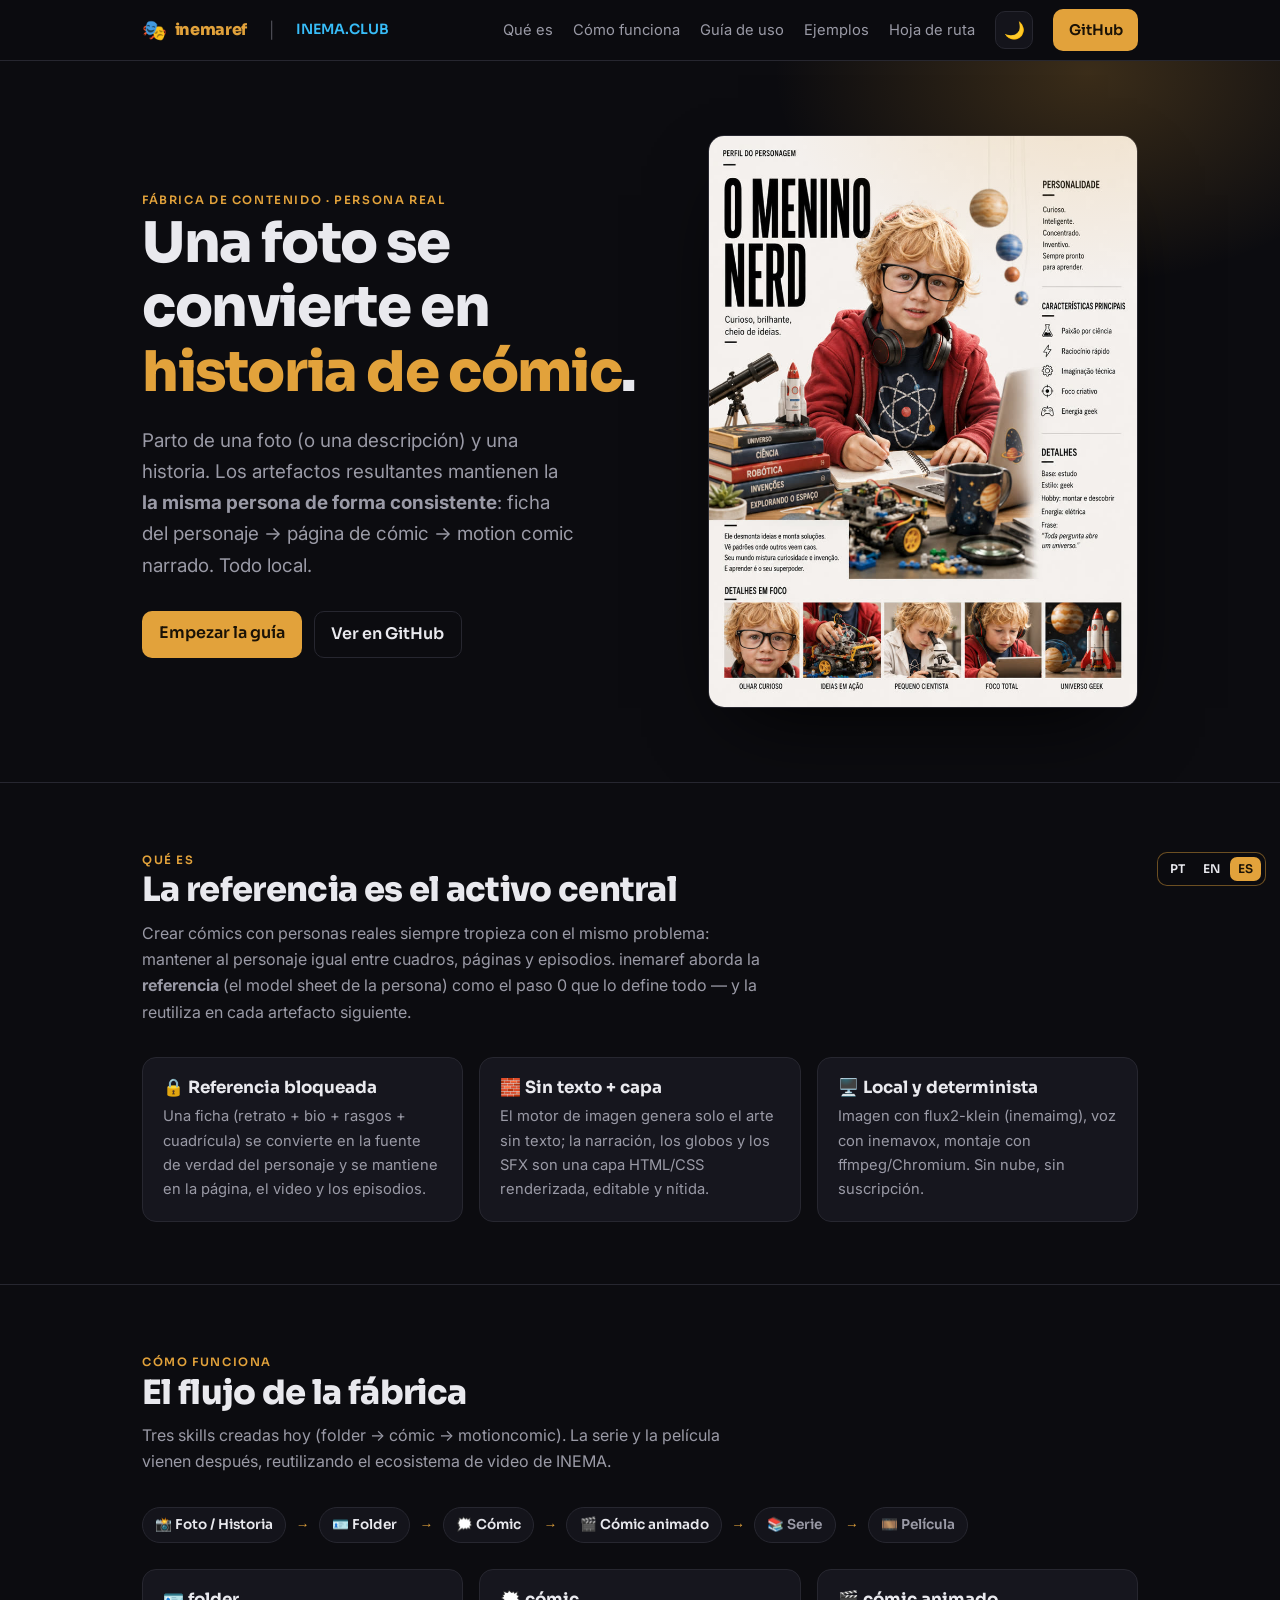
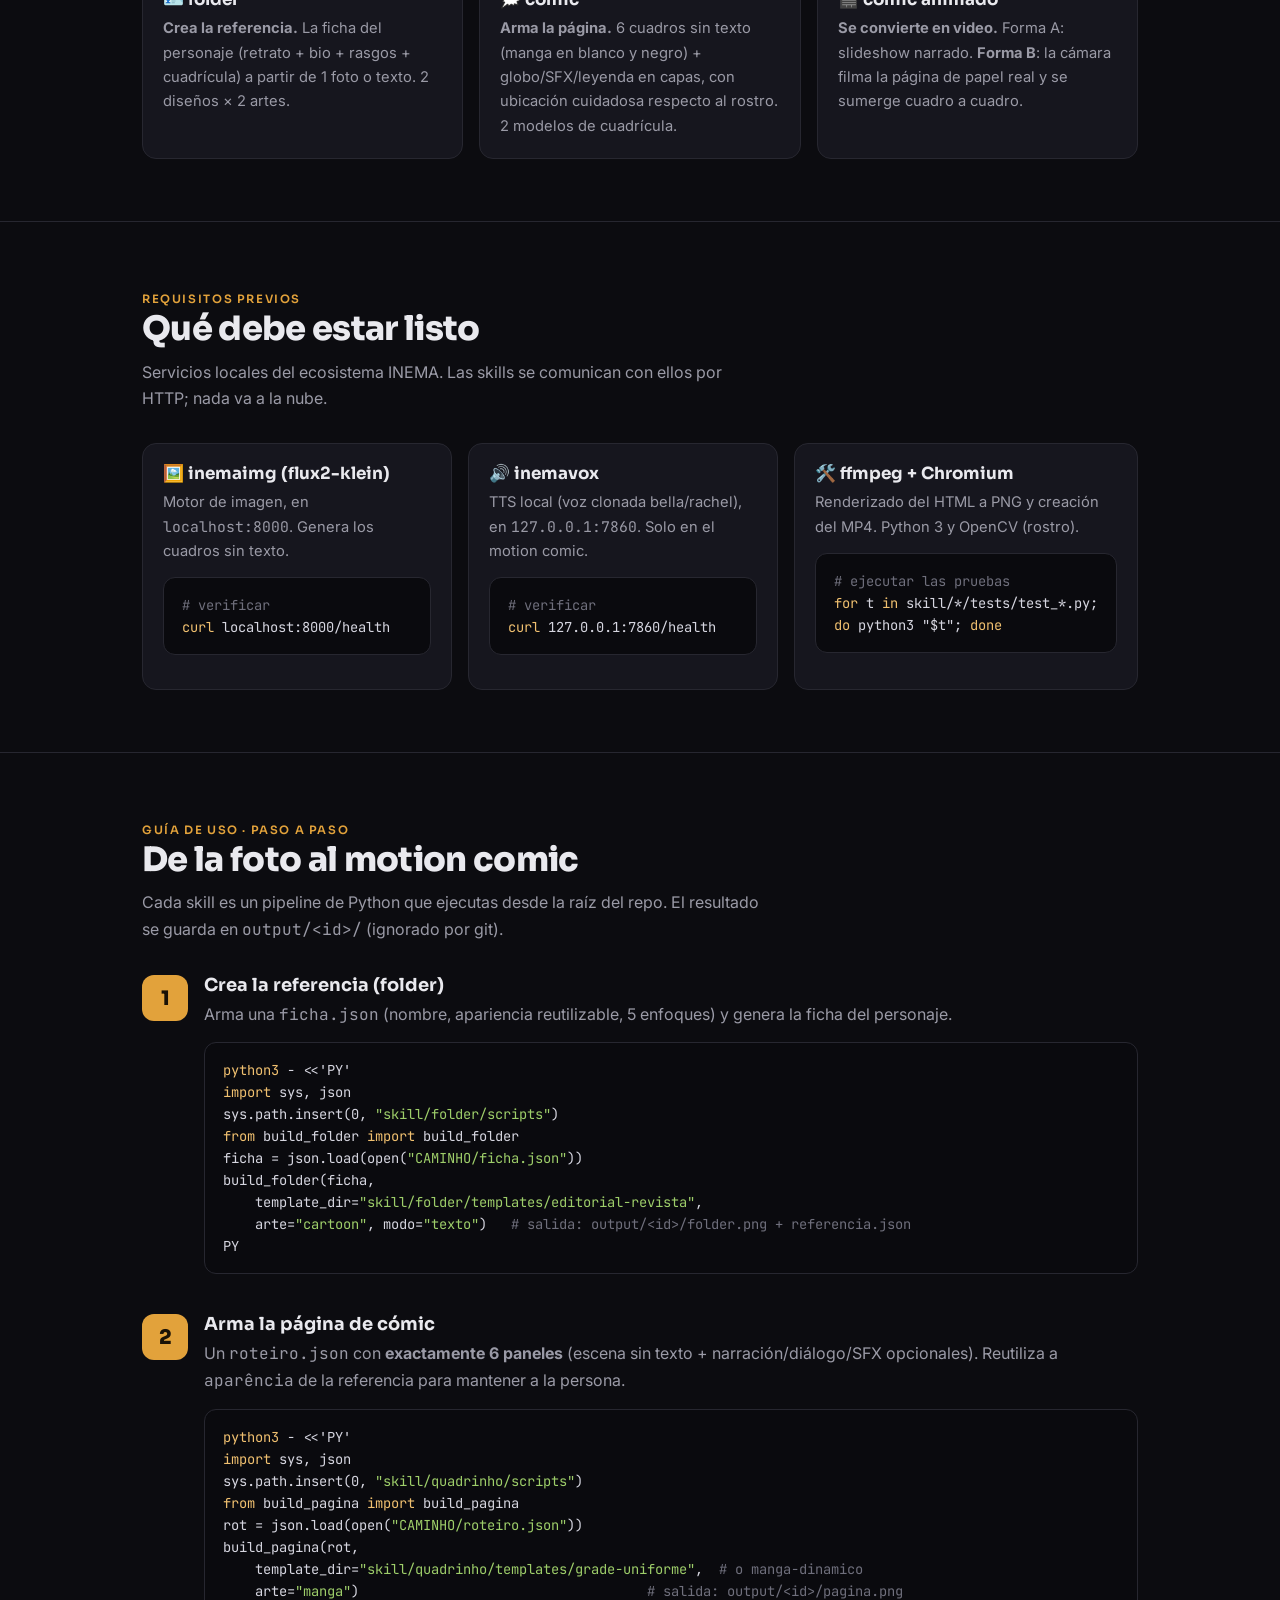
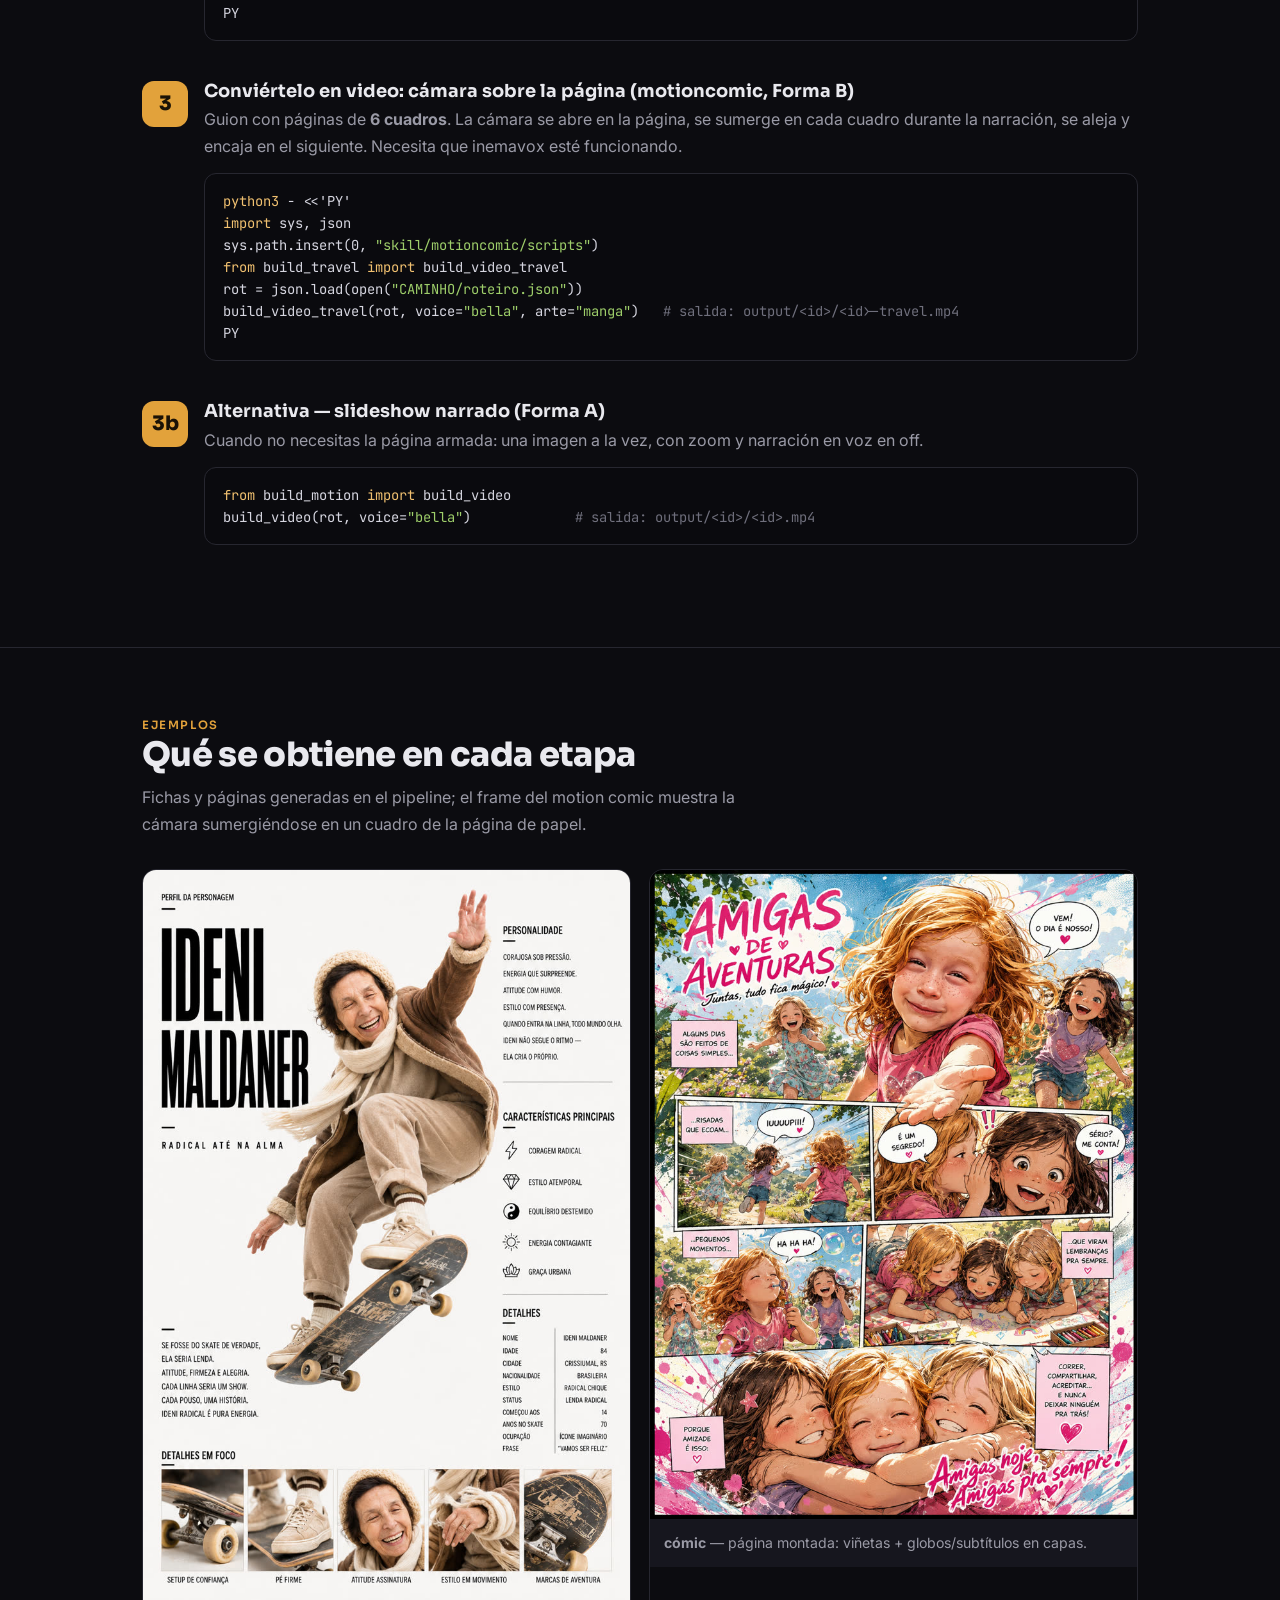
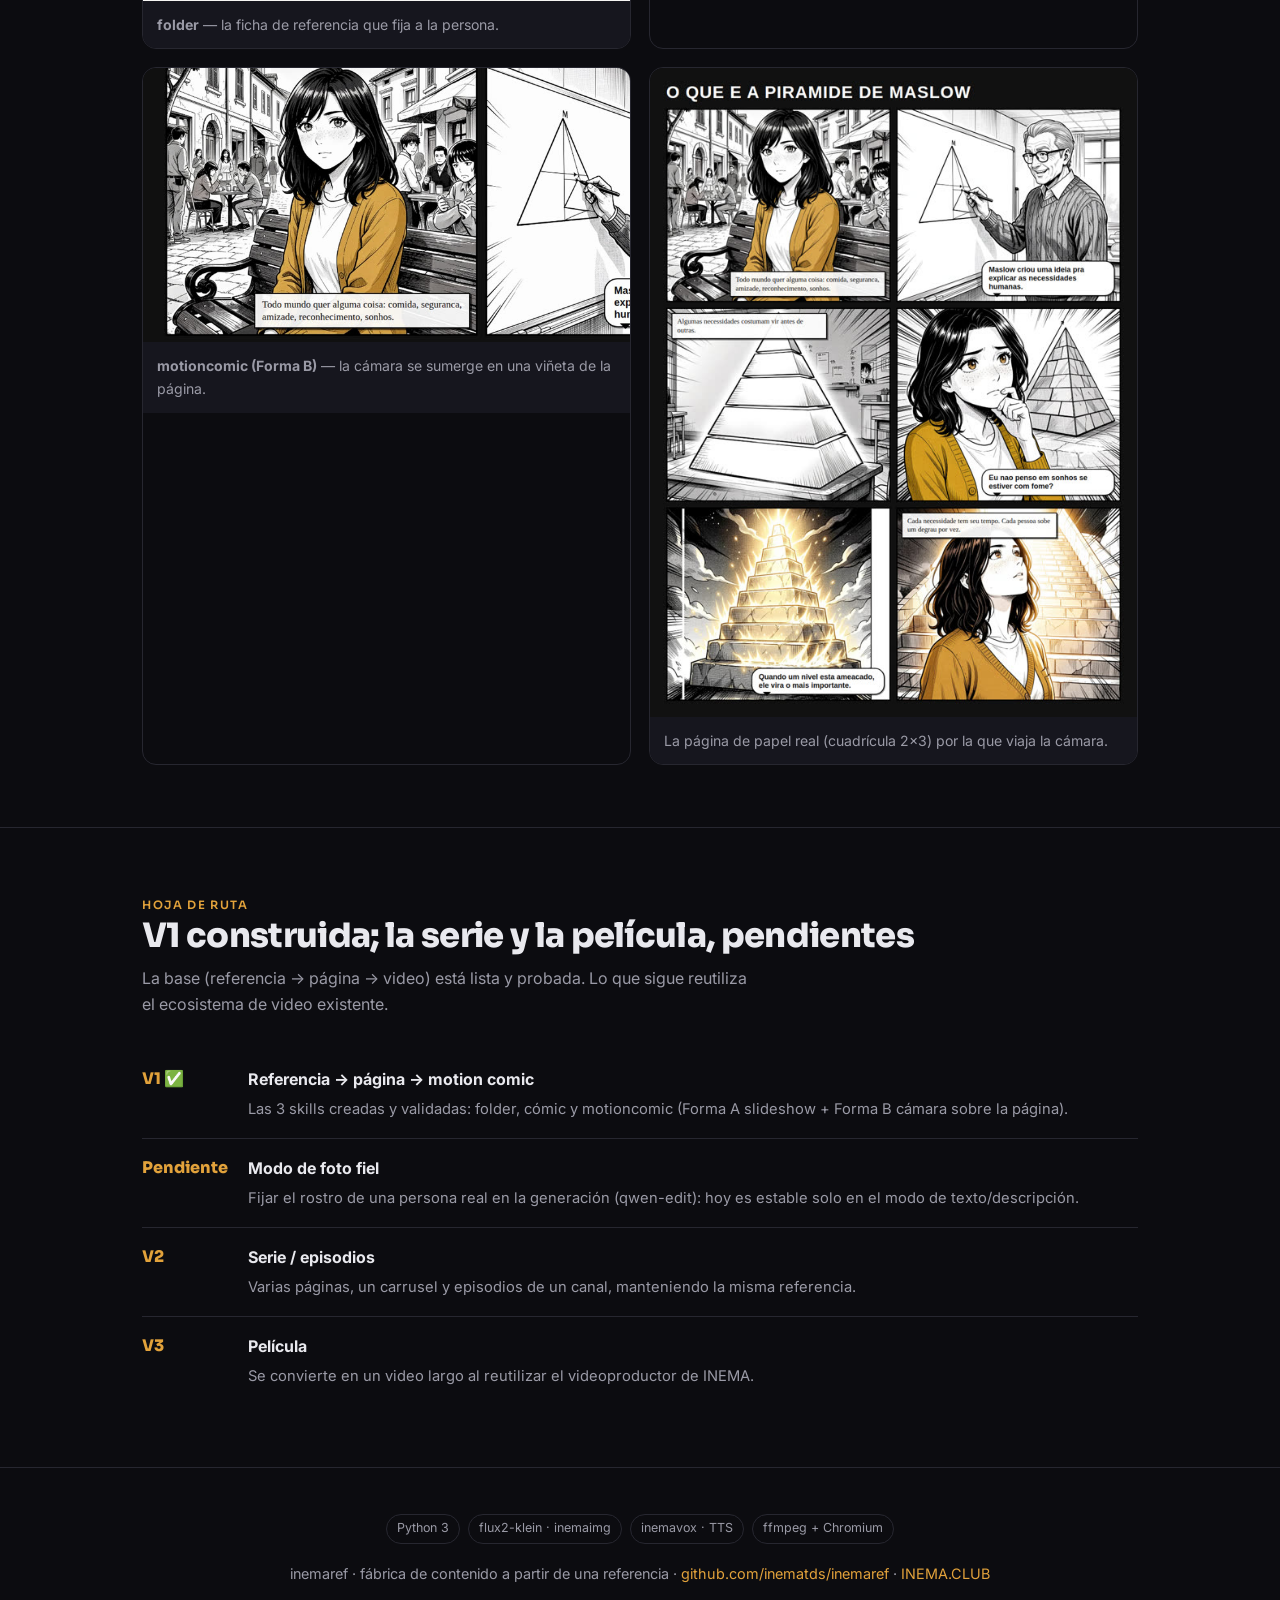
<file: es/index.html>
<!DOCTYPE html>

<html lang="es">
<head>
<meta charset="utf-8"/>
<meta content="width=device-width, initial-scale=1" name="viewport"/>
<title>inemaref — una foto se convierte en historia de cómic</title>
<meta content="Fábrica de contenido a partir de una referencia de una persona real: foto/historia → ficha del personaje → página de cómic → motion comic narrado. Todo local y determinista." name="description"/>
<link href="https://fonts.googleapis.com" rel="preconnect"/>
<link crossorigin="" href="https://fonts.gstatic.com" rel="preconnect"/>
<link href="https://fonts.googleapis.com/css2?family=Sora:wght@400;600;800&amp;family=Inter:wght@400;500;600&amp;family=JetBrains+Mono:wght@400;600&amp;display=swap" rel="stylesheet"/>
<style>
  :root{
    --bg:#0c0c10; --bg2:#14141b; --card:#16161e; --line:#272730;
    --txt:#e9e9ee; --mut:#9a9aa6; --amb:#E2A23B; --amb2:#f0c070; --sky:#38bdf8;
    color-scheme:dark;
  }
  body.light{
    --bg:#f6f7f9; --bg2:#eceef2; --card:#ffffff; --line:#e1e3ea;
    --txt:#1a1a22; --mut:#5b5b68; --amb:#b9791d; --amb2:#a16207; --sky:#0369a1;
    color-scheme:light;
  }
  body.light .hero .glow{opacity:.5}
  body.light pre{background:#0e0e14;color:#d6d6e0}
  body.light pre .c{color:#8a8a98}
  *{box-sizing:border-box}
  html{scroll-behavior:smooth}
  body{margin:0;background:var(--bg);color:var(--txt);font:16px/1.65 Inter,system-ui,sans-serif;-webkit-font-smoothing:antialiased}
  h1,h2,h3{font-family:Sora,sans-serif;line-height:1.15;margin:0}
  a{color:var(--amb);text-decoration:none}
  code,pre{font-family:"JetBrains Mono",monospace}
  .wrap{max-width:1040px;margin:0 auto;padding:0 22px}
  .mut{color:var(--mut)} .amb{color:var(--amb)}
  .chip{display:inline-block;font-size:.72rem;letter-spacing:.14em;text-transform:uppercase;color:var(--amb);font-weight:600;font-family:Sora}
  nav{position:sticky;top:0;z-index:30;backdrop-filter:blur(12px);background:rgba(12,12,16,.78);border-bottom:1px solid var(--line)}
  nav .wrap{display:flex;align-items:center;gap:22px;height:60px}
  nav .brand{display:flex;align-items:center;gap:8px;font-family:Sora;font-weight:800;letter-spacing:-.02em;color:var(--amb)}
  nav .brand .emoji{font-size:1.25rem}
  nav .sep{color:var(--mut);opacity:.45}
  nav .inema{color:var(--sky);font-weight:600;font-size:.88rem;font-family:Sora}
  nav .inema:hover{filter:brightness(1.15)}
  nav .links{margin-left:auto;display:flex;align-items:center;gap:20px;font-size:.92rem}
  nav .links a.sec{color:var(--mut)} nav .links a.sec:hover{color:var(--txt)}
  .tgl{background:var(--bg2);border:1px solid var(--line);color:var(--txt);width:38px;height:38px;border-radius:10px;cursor:pointer;display:inline-flex;align-items:center;justify-content:center;font-size:1.05rem}
  .tgl:hover{border-color:var(--amb)}
  .btn{display:inline-block;background:var(--amb);color:#1a1206;font-weight:600;padding:.6em 1.05em;border-radius:10px;font-family:Sora}
  .btn.ghost{background:transparent;color:var(--txt);border:1px solid var(--line)}
  @media(max-width:760px){nav .links a.sec{display:none}}
  .hero{position:relative;overflow:hidden;border-bottom:1px solid var(--line)}
  .hero .glow{position:absolute;inset:-40% -20% auto auto;width:70%;height:600px;background:radial-gradient(closest-side,rgba(226,162,59,.22),transparent 70%);pointer-events:none}
  .hero .wrap{display:grid;grid-template-columns:1.1fr .9fr;gap:40px;align-items:center;padding:74px 22px}
  .hero h1{font-size:clamp(2.2rem,5vw,3.5rem);font-weight:800;letter-spacing:-.025em}
  .hero p.lead{font-size:1.18rem;color:var(--mut);margin:1.1em 0 1.6em;max-width:36ch}
  .hero .cta{display:flex;gap:12px;flex-wrap:wrap}
  .hero figure{margin:0;border-radius:16px;overflow:hidden;border:1px solid var(--line);box-shadow:0 30px 80px -30px #000}
  .hero figure img{width:100%;display:block}
  @media(max-width:780px){.hero .wrap{grid-template-columns:1fr;padding:48px 22px}}
  section{padding:62px 0;border-bottom:1px solid var(--line)}
  section h2{font-size:clamp(1.5rem,3.4vw,2.1rem);font-weight:800;letter-spacing:-.02em}
  section .sub{color:var(--mut);margin:.6em 0 2em;max-width:62ch}
  .grid{display:grid;gap:16px}
  .g3{grid-template-columns:repeat(3,1fr)} .g4{grid-template-columns:repeat(4,1fr)} .g2{grid-template-columns:repeat(2,1fr)}
  @media(max-width:820px){.g3,.g4{grid-template-columns:1fr 1fr}}
  @media(max-width:540px){.g2,.g3,.g4{grid-template-columns:1fr}}
  .card{background:var(--card);border:1px solid var(--line);border-radius:14px;padding:20px}
  .card h3{font-size:1.05rem;margin-bottom:.4em}
  .card p{color:var(--mut);font-size:.92rem;margin:0}
  .num{display:inline-flex;width:30px;height:30px;align-items:center;justify-content:center;border-radius:8px;background:rgba(226,162,59,.14);color:var(--amb);font-family:Sora;font-weight:800;font-size:.9rem;margin-bottom:.7em}
  .flow{display:flex;flex-wrap:wrap;gap:8px;align-items:center;margin-top:10px}
  .flow span{background:var(--bg2);border:1px solid var(--line);border-radius:999px;padding:.45em .9em;font-size:.85rem;font-family:Sora;font-weight:600}
  .flow .arr{color:var(--amb);border:none;background:none;padding:0 .1em}
  pre{background:#0a0a0e;border:1px solid var(--line);border-radius:12px;padding:16px 18px;overflow:auto;font-size:.86rem;line-height:1.6;color:#d6d6e0}
  pre .c{color:#6f6f7c} pre .k{color:var(--amb2)} pre .s{color:#9ece6a}
  .step{display:grid;grid-template-columns:46px 1fr;gap:16px;margin-bottom:26px}
  .step .b{width:46px;height:46px;border-radius:12px;background:var(--amb);color:#1a1206;font-family:Sora;font-weight:800;font-size:1.25rem;display:flex;align-items:center;justify-content:center}
  .step h3{font-size:1.12rem;margin-bottom:.3em}
  .step p{color:var(--mut);margin:.2em 0 .7em}
  .ex{display:grid;grid-template-columns:1fr 1fr;gap:18px}
  @media(max-width:680px){.ex{grid-template-columns:1fr}}
  .ex figure{margin:0;border-radius:14px;overflow:hidden;border:1px solid var(--line)}
  .ex figure img{width:100%;display:block}
  .ex figcaption{padding:12px 14px;font-size:.88rem;color:var(--mut);background:var(--card)}
  .phase{display:flex;gap:14px;padding:16px 0;border-bottom:1px solid var(--line)}
  .phase:last-child{border:none}
  .phase .tag{flex:0 0 92px;font-family:Sora;font-weight:800;color:var(--amb)}
  .phase .d strong{display:block;margin-bottom:.2em}
  .phase .d span{color:var(--mut);font-size:.92rem}
  footer{padding:46px 0;text-align:center;color:var(--mut);font-size:.9rem}
  .pill{display:inline-block;border:1px solid var(--line);border-radius:999px;padding:.3em .8em;font-size:.78rem;color:var(--mut);margin:0 4px}
</style>
<link href="https://inematds.github.io/inemaref/" hreflang="pt-BR" rel="alternate"/><link href="https://inematds.github.io/inemaref/en/" hreflang="en" rel="alternate"/><link href="https://inematds.github.io/inemaref/es/" hreflang="es" rel="alternate"/></head>
<body><div class="inema-lang" style="position:fixed;right:14px;bottom:14px;z-index:9999;display:flex;gap:2px;padding:4px;border-radius:10px;background:rgba(12,12,16,.82);border:1px solid rgba(226,162,59,.45);font:600 12px/1 Sora,Inter,system-ui,sans-serif;backdrop-filter:blur(8px)" translate="no"><a href="../" hreflang="pt-BR" style="padding:6px 8px;border-radius:7px;text-decoration:none;color:#e9e9ee">PT</a><a href="../en/" hreflang="en" style="padding:6px 8px;border-radius:7px;text-decoration:none;color:#e9e9ee">EN</a><a href="./" hreflang="es" style="padding:6px 8px;border-radius:7px;text-decoration:none;color:#1a1206;background:#E2A23B">ES</a></div>
<nav><div class="wrap">
<a class="brand" href="#top"><span class="emoji">🎭</span> inemaref</a>
<span class="sep">|</span>
<a class="inema" href="https://inema.club" rel="noopener" target="_blank">INEMA.CLUB</a>
<div class="links">
<a class="sec" href="#oque">Qué es</a>
<a class="sec" href="#fluxo">Cómo funciona</a>
<a class="sec" href="#guia">Guía de uso</a>
<a class="sec" href="#exemplos">Ejemplos</a>
<a class="sec" href="#roadmap">Hoja de ruta</a>
<button aria-label="Cambiar tema" class="tgl" id="themeToggle" title="Cambiar tema">🌙</button>
<a class="btn" href="https://github.com/inematds/inemaref" rel="noopener" target="_blank">GitHub</a>
</div>
</div></nav>
<header class="hero" id="top">
<div class="glow"></div>
<div class="wrap">
<div>
<span class="chip">Fábrica de contenido · persona real</span>
<h1>Una foto se convierte en <span class="amb">historia de cómic</span>.</h1>
<p class="lead">Parto de una foto (o una descripción) y una historia. Los artefactos resultantes mantienen la
        <strong>la misma persona de forma consistente</strong>: ficha del personaje → página de cómic → motion comic narrado. Todo local.</p>
<div class="cta">
<a class="btn" href="#guia">Empezar la guía</a>
<a class="btn ghost" href="https://github.com/inematds/inemaref" rel="noopener" target="_blank">Ver en GitHub</a>
</div>
</div>
<figure><img alt="Ficha de referencia (model sheet) de un personaje generada por inemaref" src="../assets/site/hero.jpg"/></figure>
</div>
</header>
<section id="oque"><div class="wrap">
<span class="chip">Qué es</span>
<h2>La referencia es el activo central</h2>
<p class="sub">Crear cómics con personas reales siempre tropieza con el mismo problema: mantener al personaje igual entre cuadros,
    páginas y episodios. inemaref aborda la <strong>referencia</strong> (el model sheet de la persona) como el paso 0
    que lo define todo — y la reutiliza en cada artefacto siguiente.</p>
<div class="grid g3">
<div class="card"><h3>🔒 Referencia bloqueada</h3><p>Una ficha (retrato + bio + rasgos + cuadrícula) se convierte en la fuente de verdad del personaje y se mantiene en la página, el video y los episodios.</p></div>
<div class="card"><h3>🧱 Sin texto + capa</h3><p>El motor de imagen genera solo el arte sin texto; la narración, los globos y los SFX son una capa HTML/CSS renderizada, editable y nítida.</p></div>
<div class="card"><h3>🖥️ Local y determinista</h3><p>Imagen con flux2-klein (inemaimg), voz con inemavox, montaje con ffmpeg/Chromium. Sin nube, sin suscripción.</p></div>
</div>
</div></section>
<section id="fluxo"><div class="wrap">
<span class="chip">Cómo funciona</span>
<h2>El flujo de la fábrica</h2>
<p class="sub">Tres skills creadas hoy (folder → cómic → motioncomic). La serie y la película vienen después,
    reutilizando el ecosistema de video de INEMA.</p>
<div class="flow">
<span>📸 Foto / Historia</span><span class="arr">→</span>
<span>🪪 Folder</span><span class="arr">→</span>
<span>🗯️ Cómic</span><span class="arr">→</span>
<span>🎬 Cómic animado</span><span class="arr">→</span>
<span class="mut">📚 Serie</span><span class="arr">→</span>
<span class="mut">🎞️ Película</span>
</div>
<div class="grid g3" style="margin-top:26px">
<div class="card"><h3>🪪 folder</h3><p><strong>Crea la referencia.</strong> La ficha del personaje (retrato + bio + rasgos + cuadrícula) a partir de 1 foto o texto. 2 diseños × 2 artes.</p></div>
<div class="card"><h3>🗯️ cómic</h3><p><strong>Arma la página.</strong> 6 cuadros sin texto (manga en blanco y negro) + globo/SFX/leyenda en capas, con ubicación cuidadosa respecto al rostro. 2 modelos de cuadrícula.</p></div>
<div class="card"><h3>🎬 cómic animado</h3><p><strong>Se convierte en video.</strong> Forma A: slideshow narrado. <strong>Forma B</strong>: la cámara filma la página de papel real y se sumerge cuadro a cuadro.</p></div>
</div>
</div></section>
<section id="pre"><div class="wrap">
<span class="chip">Requisitos previos</span>
<h2>Qué debe estar listo</h2>
<p class="sub">Servicios locales del ecosistema INEMA. Las skills se comunican con ellos por HTTP; nada va a la nube.</p>
<div class="grid g3">
<div class="card"><h3>🖼️ inemaimg (flux2-klein)</h3><p>Motor de imagen, en <code>localhost:8000</code>. Genera los cuadros sin texto.</p><pre><span class="c"># verificar</span>
<span class="k">curl</span> localhost:8000/health</pre></div>
<div class="card"><h3>🔊 inemavox</h3><p>TTS local (voz clonada bella/rachel), en <code>127.0.0.1:7860</code>. Solo en el motion comic.</p><pre><span class="c"># verificar</span>
<span class="k">curl</span> 127.0.0.1:7860/health</pre></div>
<div class="card"><h3>🛠️ ffmpeg + Chromium</h3><p>Renderizado del HTML a PNG y creación del MP4. Python 3 y OpenCV (rostro).</p><pre><span class="c"># ejecutar las pruebas</span>
<span class="k">for</span> t <span class="k">in</span> skill/*/tests/test_*.py;
<span class="k">do</span> python3 "$t"; <span class="k">done</span></pre></div>
</div>
</div></section>
<section id="guia"><div class="wrap">
<span class="chip">Guía de uso · paso a paso</span>
<h2>De la foto al motion comic</h2>
<p class="sub">Cada skill es un pipeline de Python que ejecutas desde la raíz del repo. El resultado se guarda en
    <code>output/&lt;id&gt;/</code> (ignorado por git).</p>
<div class="step"><div class="b">1</div><div>
<h3>Crea la referencia (folder)</h3>
<p>Arma una <code>ficha.json</code> (nombre, apariencia reutilizable, 5 enfoques) y genera la ficha del personaje.</p>
<pre><span class="k">python3</span> - &lt;&lt;'PY'
<span class="k">import</span> sys, json
sys.path.insert(0, <span class="s">"skill/folder/scripts"</span>)
<span class="k">from</span> build_folder <span class="k">import</span> build_folder
ficha = json.load(open(<span class="s">"CAMINHO/ficha.json"</span>))
build_folder(ficha,
    template_dir=<span class="s">"skill/folder/templates/editorial-revista"</span>,
    arte=<span class="s">"cartoon"</span>, modo=<span class="s">"texto"</span>)   <span class="c"># salida: output/&lt;id&gt;/folder.png + referencia.json</span>
PY</pre>
</div></div>
<div class="step"><div class="b">2</div><div>
<h3>Arma la página de cómic</h3>
<p>Un <code>roteiro.json</code> con <strong>exactamente 6 paneles</strong> (escena sin texto + narración/diálogo/SFX opcionales).
      Reutiliza a <code>aparência</code> de la referencia para mantener a la persona.</p>
<pre><span class="k">python3</span> - &lt;&lt;'PY'
<span class="k">import</span> sys, json
sys.path.insert(0, <span class="s">"skill/quadrinho/scripts"</span>)
<span class="k">from</span> build_pagina <span class="k">import</span> build_pagina
rot = json.load(open(<span class="s">"CAMINHO/roteiro.json"</span>))
build_pagina(rot,
    template_dir=<span class="s">"skill/quadrinho/templates/grade-uniforme"</span>,  <span class="c"># o manga-dinamico</span>
    arte=<span class="s">"manga"</span>)                                    <span class="c"># salida: output/&lt;id&gt;/pagina.png</span>
PY</pre>
</div></div>
<div class="step"><div class="b">3</div><div>
<h3>Conviértelo en video: cámara sobre la página (motioncomic, Forma B)</h3>
<p>Guion con páginas de <strong>6 cuadros</strong>. La cámara se abre en la página, se sumerge en cada cuadro durante
      la narración, se aleja y encaja en el siguiente. Necesita que inemavox esté funcionando.</p>
<pre><span class="k">python3</span> - &lt;&lt;'PY'
<span class="k">import</span> sys, json
sys.path.insert(0, <span class="s">"skill/motioncomic/scripts"</span>)
<span class="k">from</span> build_travel <span class="k">import</span> build_video_travel
rot = json.load(open(<span class="s">"CAMINHO/roteiro.json"</span>))
build_video_travel(rot, voice=<span class="s">"bella"</span>, arte=<span class="s">"manga"</span>)   <span class="c"># salida: output/&lt;id&gt;/&lt;id&gt;-travel.mp4</span>
PY</pre>
</div></div>
<div class="step"><div class="b">3b</div><div>
<h3>Alternativa — slideshow narrado (Forma A)</h3>
<p>Cuando no necesitas la página armada: una imagen a la vez, con zoom y narración en voz en off.</p>
<pre><span class="k">from</span> build_motion <span class="k">import</span> build_video
build_video(rot, voice=<span class="s">"bella"</span>)             <span class="c"># salida: output/&lt;id&gt;/&lt;id&gt;.mp4</span></pre>
</div></div>
</div></section>
<section id="exemplos"><div class="wrap">
<span class="chip">Ejemplos</span>
<h2>Qué se obtiene en cada etapa</h2>
<p class="sub">Fichas y páginas generadas en el pipeline; el frame del motion comic muestra la cámara sumergiéndose en un cuadro de la página de papel.</p>
<div class="ex">
<figure><img alt="Ficha de referencia del personaje" src="../assets/site/ex-folder.jpg"/><figcaption><strong>folder</strong> — la ficha de referencia que fija a la persona.</figcaption></figure>
<figure><img alt="Página de cómic estilo cartoon" src="../assets/site/ex-quadrinho.jpg"/><figcaption><strong>cómic</strong> — página montada: viñetas + globos/subtítulos en capas.</figcaption></figure>
<figure><img alt="Frame del motion comic con la cámara dentro de un cuadro" src="../assets/site/ex-motioncomic.jpg"/><figcaption><strong>motioncomic (Forma B)</strong> — la cámara se sumerge en una viñeta de la página.</figcaption></figure>
<figure><img alt="Página de cómic completa en cuadrícula de 2x3" src="../assets/site/ex-pagina.jpg"/><figcaption>La página de papel real (cuadrícula 2×3) por la que viaja la cámara.</figcaption></figure>
</div>
</div></section>
<section id="roadmap"><div class="wrap">
<span class="chip">Hoja de ruta</span>
<h2>V1 construida; la serie y la película, pendientes</h2>
<p class="sub">La base (referencia → página → video) está lista y probada. Lo que sigue reutiliza el ecosistema de video existente.</p>
<div class="phase"><div class="tag">V1 ✅</div><div class="d"><strong>Referencia → página → motion comic</strong><span>Las 3 skills creadas y validadas: folder, cómic y motioncomic (Forma A slideshow + Forma B cámara sobre la página).</span></div></div>
<div class="phase"><div class="tag">Pendiente</div><div class="d"><strong>Modo de foto fiel</strong><span>Fijar el rostro de una persona real en la generación (qwen-edit): hoy es estable solo en el modo de texto/descripción.</span></div></div>
<div class="phase"><div class="tag">V2</div><div class="d"><strong>Serie / episodios</strong><span>Varias páginas, un carrusel y episodios de un canal, manteniendo la misma referencia.</span></div></div>
<div class="phase"><div class="tag">V3</div><div class="d"><strong>Película</strong><span>Se convierte en un video largo al reutilizar el videoproductor de INEMA.</span></div></div>
</div></section>
<footer>
<div class="wrap">
<div class="pill">Python 3</div><div class="pill">flux2-klein · inemaimg</div><div class="pill">inemavox · TTS</div><div class="pill">ffmpeg + Chromium</div>
<p style="margin-top:18px">inemaref · fábrica de contenido a partir de una referencia ·
      <a href="https://github.com/inematds/inemaref">github.com/inematds/inemaref</a> ·
      <a href="https://inema.club">INEMA.CLUB</a></p>
</div>
</footer>
<script>
  (function(){
    var KEY='inemaref-theme';
    var b=document.body, t=document.getElementById('themeToggle');
    if(localStorage.getItem(KEY)==='light'){ b.classList.add('light'); t.textContent='☀️'; }
    t.addEventListener('click',function(){
      var light=b.classList.toggle('light');
      t.textContent=light?'☀️':'🌙';
      localStorage.setItem(KEY, light?'light':'dark');
    });
  })();
</script>
</body>
</html>
</file>
